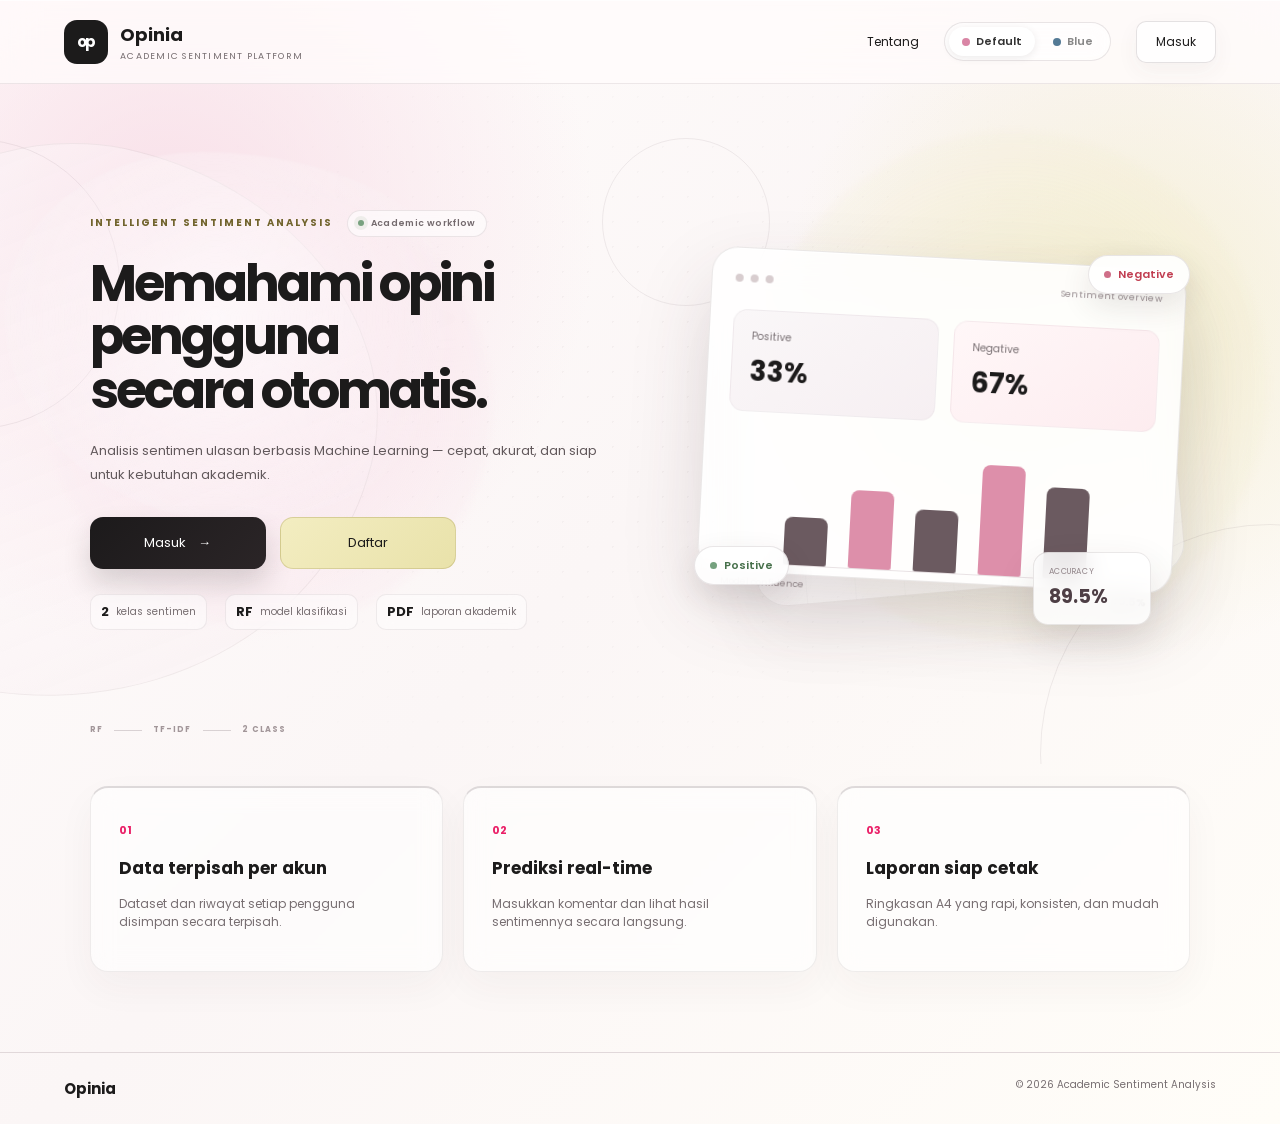
<file: index.html>
<!DOCTYPE html>
<html lang="id">
<head>
  <meta charset="UTF-8">
  <meta name="viewport" content="width=device-width, initial-scale=1.0">
  <title>Opinia</title>
  <link rel="icon" type="image/png" href="ui/2.png">
  <link rel="stylesheet" href="https://cdn.jsdelivr.net/npm/bootstrap-icons@1.11.3/font/bootstrap-icons.min.css">
  <script src="js/theme-toggle.js"></script>
  <link rel="stylesheet" href="css/opinia-auth.css">
  <link rel="stylesheet" href="css/opinia-landing-refined.css">
  <link rel="stylesheet" href="css/opinia-theme-blue.css">
  <style>
    /* Theme toggle widget */
    .theme-switcher {
      display: inline-flex;
      align-items: center;
      gap: 5px;
      padding: 4px;
      border: 1px solid rgba(107, 90, 96, 0.15);
      border-radius: 999px;
      background: rgba(255,255,255,0.55);
      backdrop-filter: blur(10px);
    }

    .theme-toggle-btn {
      display: inline-flex;
      align-items: center;
      gap: 6px;
      padding: 6px 13px;
      border: 0;
      border-radius: 999px;
      background: transparent;
      color: #888;
      font-family: inherit;
      font-size: 11px;
      font-weight: 600;
      cursor: pointer;
      transition: background 0.2s, color 0.2s;
    }

    .theme-toggle-btn .dot {
      width: 8px;
      height: 8px;
      border-radius: 50%;
    }

    .theme-toggle-btn[data-theme="pink"] .dot {
      background: #d985a5;
    }

    .theme-toggle-btn[data-theme="blue"] .dot {
      background: #547A95;
    }

    .theme-toggle-btn.active {
      background: #fff;
      color: #333;
      box-shadow: 0 2px 8px rgba(0,0,0,0.08);
    }
  </style>
</head>

<body class="landing-page landing-refined">
  <header class="landing-nav">
    <a class="landing-brand" href="index.html" aria-label="Beranda Opinia">
      <span class="auth-brand-mark">op</span>
      <span>
        <strong>Opinia</strong>
        <small>Academic Sentiment Platform</small>
      </span>
    </a>

    <nav aria-label="Navigasi utama">
      <a href="#about">Tentang</a>

      <!-- Theme switcher -->
      <div class="theme-switcher" aria-label="Pilih tema warna">
        <button class="theme-toggle-btn" data-theme="pink" title="Tema Pink">
          <span class="dot"></span> Default
        </button>
        <button class="theme-toggle-btn" data-theme="blue" title="Tema Biru">
          <span class="dot"></span> Blue
        </button>
      </div>

      <a class="nav-login" href="login.html">Masuk</a>
    </nav>
  </header>

  <main class="landing-hero refined-hero">
    <div class="hero-pattern" aria-hidden="true"></div>
    <div class="hero-glow hero-glow-left" aria-hidden="true"></div>
    <div class="hero-glow hero-glow-right" aria-hidden="true"></div>
    <div class="landing-orbit orbit-a" aria-hidden="true"></div>
    <div class="landing-orbit orbit-b" aria-hidden="true"></div>
    <div class="landing-orbit orbit-c" aria-hidden="true"></div>

    <div class="hero-data-signature" aria-hidden="true">
      <span>RF</span>
      <i></i>
      <span>TF-IDF</span>
      <i></i>
      <span>2 CLASS</span>
    </div>

    <section class="hero-copy">
      <div class="hero-kicker-row">
        <span class="eyebrow">INTELLIGENT SENTIMENT ANALYSIS</span>
        <span class="hero-live-badge">
          <i></i>
          Academic workflow
        </span>
      </div>

      <h1>
        <span>Memahami opini pengguna</span>
        <span>secara otomatis.</span>
      </h1>

      <p>
        Analisis sentimen ulasan berbasis Machine Learning —
        cepat, akurat, dan siap untuk kebutuhan akademik.
      </p>

      <div class="hero-actions">
        <a class="hero-primary" href="login.html">
          Masuk
          <span>→</span>
        </a>
        <a class="hero-secondary" href="daftar.html">
          Daftar
        </a>
      </div>

      <div class="hero-meta" aria-label="Keunggulan Opinia">
        <span><b>2</b> kelas sentimen</span>
        <span><b>RF</b> model klasifikasi</span>
        <span><b>PDF</b> laporan akademik</span>
      </div>
    </section>

    <section class="hero-visual" aria-label="Pratinjau visualisasi sentimen">
      <div class="visual-backplate" aria-hidden="true"></div>

      <div class="hero-dashboard">
        <div class="hero-dash-head">
          <span></span><span></span><span></span>
          <small>Sentiment overview</small>
        </div>

        <div class="hero-dash-stats">
          <i>
            <small>Positive</small>
            <b>33%</b>
          </i>
          <i>
            <small>Negative</small>
            <b>67%</b>
          </i>
        </div>

        <div class="hero-dash-chart" aria-hidden="true">
          <span style="--h:36%"></span>
          <span style="--h:58%"></span>
          <span style="--h:46%"></span>
          <span style="--h:82%"></span>
          <span style="--h:68%"></span>
        </div>

        <div class="hero-dash-footer">
          <span>Model confidence</span>
          <strong>89.5%</strong>
        </div>
      </div>

      <div class="float-chip chip-positive">
        <span></span>
        Positive
      </div>

      <div class="float-chip chip-negative">
        <span></span>
        Negative
      </div>

      <div class="float-metric metric-one" aria-hidden="true">
        <small>Accuracy</small>
        <strong>89.5%</strong>
      </div>
    </section>
  </main>

  <section id="about" class="landing-features">
    <article>
      <span>01</span>
      <h2>Data terpisah per akun</h2>
      <p>Dataset dan riwayat setiap pengguna disimpan secara terpisah.</p>
    </article>
    <article>
      <span>02</span>
      <h2>Prediksi real-time</h2>
      <p>Masukkan komentar dan lihat hasil sentimennya secara langsung.</p>
    </article>
    <article>
      <span>03</span>
      <h2>Laporan siap cetak</h2>
      <p>Ringkasan A4 yang rapi, konsisten, dan mudah digunakan.</p>
    </article>
  </section>

  <footer class="landing-footer">
    <strong>Opinia</strong>
    <span>© 2026 Academic Sentiment Analysis</span>
  </footer>
</body>
</html>
</file>
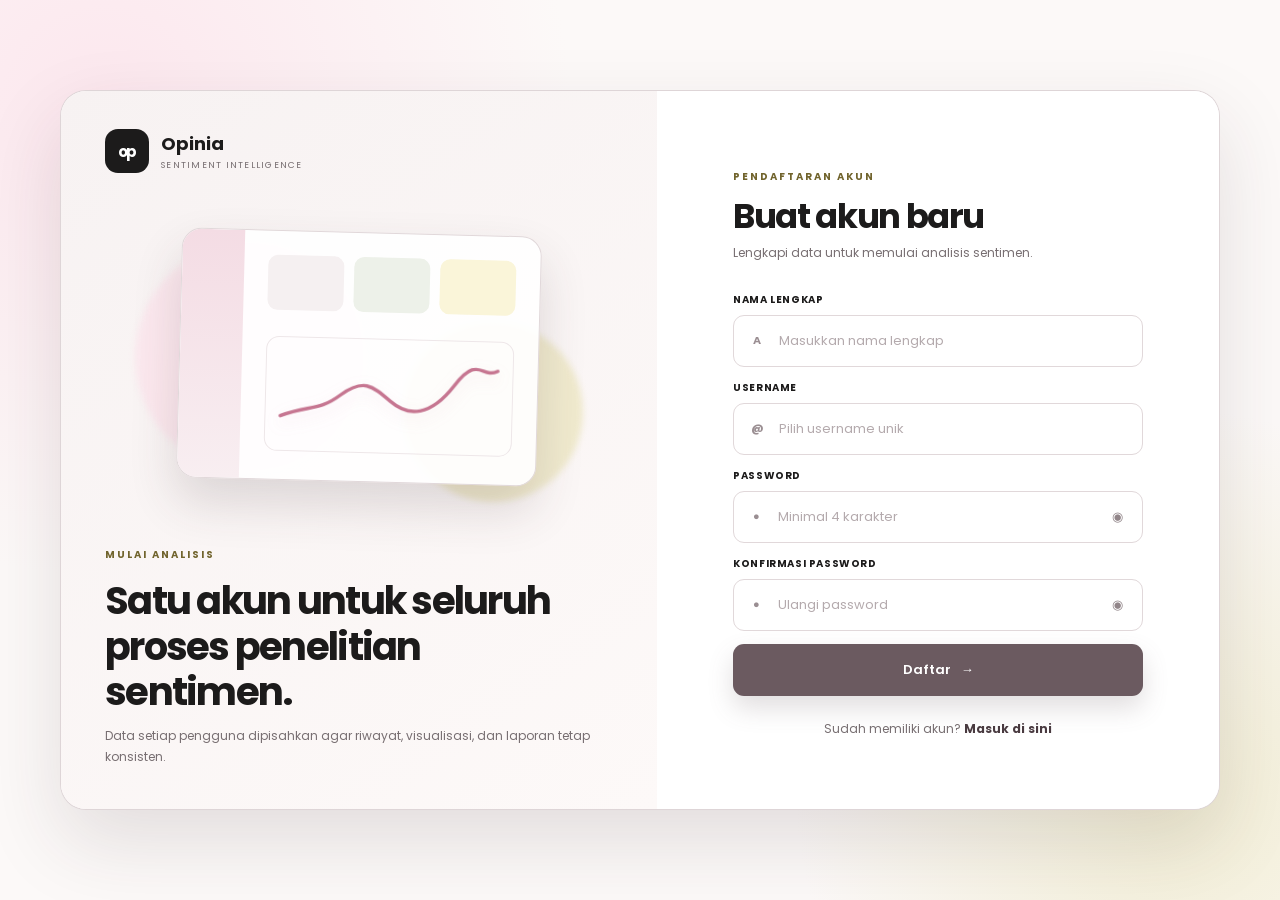
<file: daftar.html>
<!DOCTYPE html>
<html lang="id">
<head>
  <meta charset="UTF-8">
  <meta name="viewport" content="width=device-width, initial-scale=1.0">
  <title>Daftar - Opinia</title>
  <link rel="icon" type="image/png" href="ui/2.png">
  <script src="js/theme-toggle.js"></script>
  <link rel="stylesheet" href="css/opinia-auth.css">
  <link rel="stylesheet" href="css/opinia-theme-blue.css">
</head>
<body class="opinia-auth-page">
  <main class="auth-shell register-shell">
    <section class="auth-visual" aria-label="Ilustrasi dashboard analisis">
      <a class="auth-brand" href="index.html">
        <span class="auth-brand-mark">op</span>
        <span><strong>Opinia</strong><small>Sentiment Intelligence</small></span>
      </a>

      <div class="visual-stage register-stage">
        <div class="visual-glow glow-one"></div>
        <div class="visual-glow glow-two"></div>
        <div class="dashboard-preview">
          <div class="preview-sidebar"></div>
          <div class="preview-content">
            <div class="preview-cards"><i></i><i></i><i></i></div>
            <div class="preview-line"><svg viewBox="0 0 320 100" aria-hidden="true"><path d="M4 82 C45 65,58 75,90 50 S135 35,162 57 S220 78,254 32 S292 22,316 10" fill="none" stroke="currentColor" stroke-width="5" stroke-linecap="round"/></svg></div>
          </div>
        </div>
      </div>

      <div class="visual-copy">
        <span class="eyebrow">MULAI ANALISIS</span>
        <h1>Satu akun untuk seluruh proses penelitian sentimen.</h1>
        <p>Data setiap pengguna dipisahkan agar riwayat, visualisasi, dan laporan tetap konsisten.</p>
      </div>
    </section>

    <section class="auth-form-panel">
      <div class="auth-form-wrap register-form-wrap">
        <div class="mobile-brand"><span class="auth-brand-mark">op</span><strong>Opinia</strong></div>
        <span class="form-kicker">PENDAFTARAN AKUN</span>
        <h2>Buat akun baru</h2>
        <p class="form-lead">Lengkapi data untuk memulai analisis sentimen.</p>

        <form id="registerForm" novalidate>
          <div class="auth-field"><label for="namaLengkap">Nama lengkap</label><div class="auth-input"><span class="field-icon">A</span><input type="text" id="namaLengkap" autocomplete="name" placeholder="Masukkan nama lengkap" required></div></div>
          <div class="auth-field"><label for="usernameReg">Username</label><div class="auth-input"><span class="field-icon">@</span><input type="text" id="usernameReg" autocomplete="username" placeholder="Pilih username unik" required></div></div>
          <div class="auth-field"><label for="passwordReg">Password</label><div class="auth-input"><span class="field-icon">●</span><input type="password" id="passwordReg" autocomplete="new-password" placeholder="Minimal 4 karakter" required><button type="button" class="toggle-password" onclick="togglePassword('passwordReg')" aria-label="Tampilkan password">◉</button></div></div>
          <div class="auth-field"><label for="passwordConfirm">Konfirmasi password</label><div class="auth-input"><span class="field-icon">●</span><input type="password" id="passwordConfirm" autocomplete="new-password" placeholder="Ulangi password" required><button type="button" class="toggle-password" onclick="togglePassword('passwordConfirm')" aria-label="Tampilkan password">◉</button></div></div>
          <button type="submit" class="auth-submit">Daftar <span>→</span></button>
        </form>

        <p class="auth-switch">Sudah memiliki akun? <a href="login.html">Masuk di sini</a></p>
      </div>
    </section>
  </main>
  <script src="js/auth.js"></script>
</body>
</html>
</file>
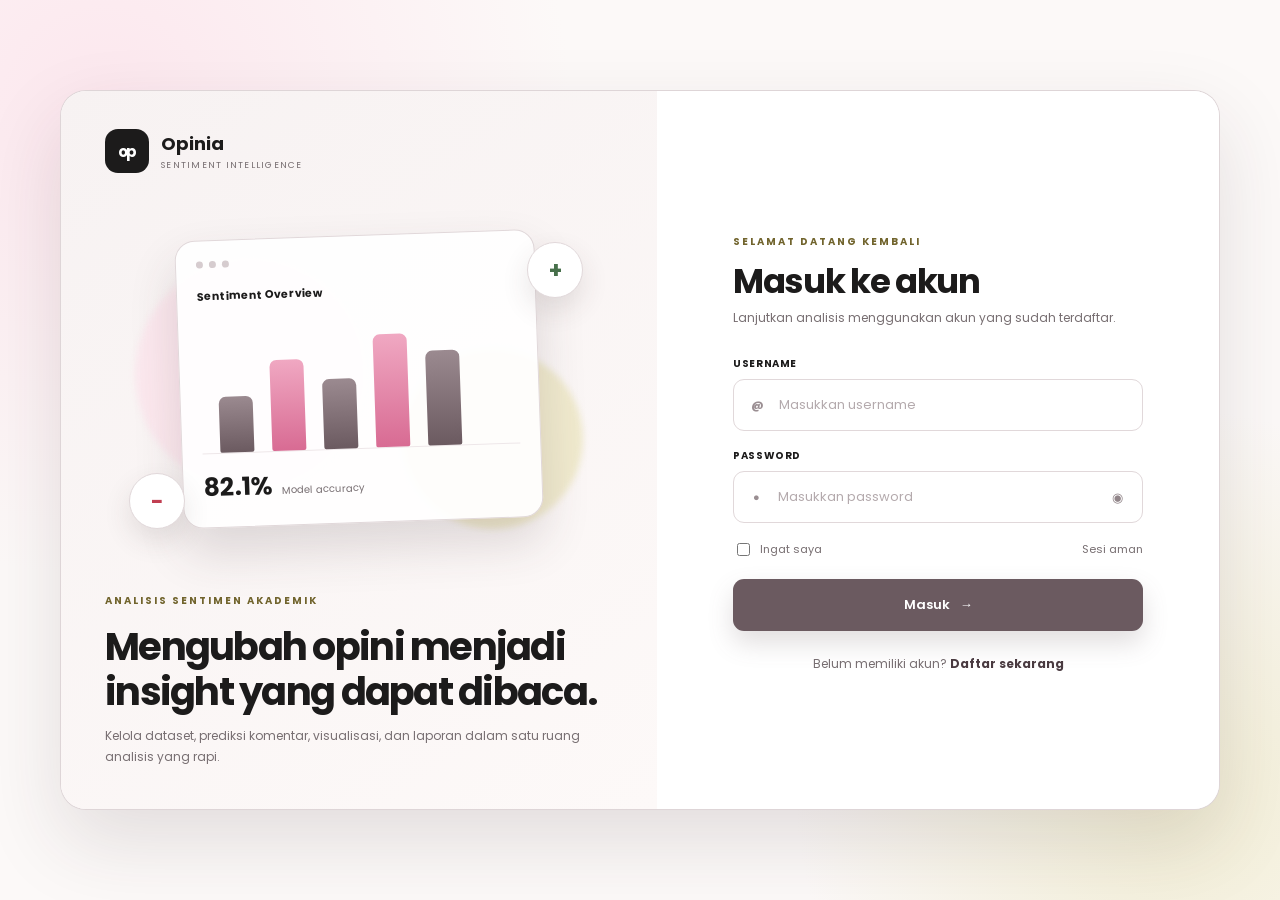
<file: dashboard.html>
<!DOCTYPE html>

<html lang="id">
<head>
<meta charset="utf-8"/>
  <meta content="width=device-width, initial-scale=1.0" name="viewport"/>
  <title>Dashboard Utama - Opinia</title>
  <link rel="icon" type="image/png" href="ui/2.png">
  <script src="js/theme-toggle.js"></script>
  <link rel="stylesheet"href="https://cdn.jsdelivr.net/npm/bootstrap-icons@1.11.3/font/bootstrap-icons.min.css">
  <link href="css/style.css" rel="stylesheet"/>
  <link href="css/notifications.css" rel="stylesheet"/>
  <link href="css/opinia-theme.css" rel="stylesheet"/>
  <link href="css/opinia-theme-blue.css" rel="stylesheet"/>
  <script src="js/session-guard.js"></script>
</head>
<body class="opinia-app">
<div class="wrapper">
<!-- Sidebar -->
<aside class="sidebar">
<div class="sidebar-header">
<h3>ML Sentiment<br/>Analyzer</h3>
</div>
<!-- User Profile -->
<div class="user-profile">
<img alt="User Avatar" class="user-avatar" src="data:image/svg+xml,%3Csvg xmlns='http://www.w3.org/2000/svg' viewBox='0 0 100 100'%3E%3Ccircle cx='50' cy='50' r='50' fill='%23d4a5a5'/%3E%3Ccircle cx='50' cy='35' r='15' fill='%23fff'/%3E%3Cpath d='M30 70 Q50 60 70 70 L70 100 L30 100 Z' fill='%23fff'/%3E%3C/svg%3E"/>
<div class="user-info">
<p class="user-name">Pengguna</p>
<p class="user-role">Researcher</p>
</div>
</div>
<ul class="sidebar-menu">
<li class="active"><a href="dashboard.html"><span class="menu-icon">📊</span> Dashboard</a></li>
<li><a href="upload-dataset.html"><span class="menu-icon">📁</span> Upload Dataset</a></li>
<li><a href="klasifikasi.html"><span class="menu-icon">🏷️</span> Klasifikasi Sentimen</a></li>
<li><a href="prediksi-manual.html"><span class="menu-icon">🧠</span> Prediksi Manual</a></li>
<li><a href="visualisasi.html"><span class="menu-icon">📈</span> Visualisasi</a></li>
<li><a href="riwayat.html"><span class="menu-icon">⏱️</span> Riwayat Analisis</a></li>
<li><a href="laporan.html"><span class="menu-icon">📄</span> Laporan</a></li>
</ul>
<div class="sidebar-footer">
<a class="logout" href="backend/logout_redirect.php"><span>🚪</span> Logout</a>
</div>
</aside>
<!-- Main Content -->
<main class="main-content">
<header class="topbar">
<h2></h2>
<div class="topbar-right">
<button class="notification-btn">🔔</button>
</div>
</header>
<div class="content">
<!-- Greeting Section -->
<div class="greeting-section">
<h1>Hello, Pengguna</h1>
<p>Ringkasan analisis sentimen dari dataset milik akun Anda.</p>
</div>
<!-- Stats Cards -->
<div class="stats-grid">
<div class="stat-card">
<div class="stat-label">TOTAL DATASET</div>
<div class="stat-value">0</div>
<div class="stat-change">— 0% this week</div>
</div>
<div class="stat-card">
<div class="stat-label">SENTIMEN POSITIF</div>
<div class="stat-value">0</div>
<div class="stat-badge positive-badge">0% of total</div>
</div>
<div class="stat-card">
<div class="stat-label">SENTIMEN NEGATIF</div>
<div class="stat-value">0</div>
<div class="stat-badge negative-badge">0% of total</div>
</div>
<div class="stat-card accent">
<div class="stat-label">AKURASI MODEL</div>
<div class="stat-value">89.5%</div>
<div class="stat-progress">
<div class="progress-bar"></div>
</div>
</div>
</div>
<!-- Chart Section -->
<div class="card chart-card">
<div class="card-header">
<h3>Perbandingan Sentimen</h3>
<p class="card-desc">Distribusi hasil analisis sentimen pada dataset aktif.</p>
<button class="menu-dots">⋮</button>
</div>
<div class="chart-container"></div>
</div>
</div>
</main>
</div>
<script src="js/notifications.js"></script>
<script src="js/dashboard.js"></script>
<script src="js/opinia-ui.js"></script>
<script src="js/logout-confirm.js"></script>
</body>
</html>
</file>
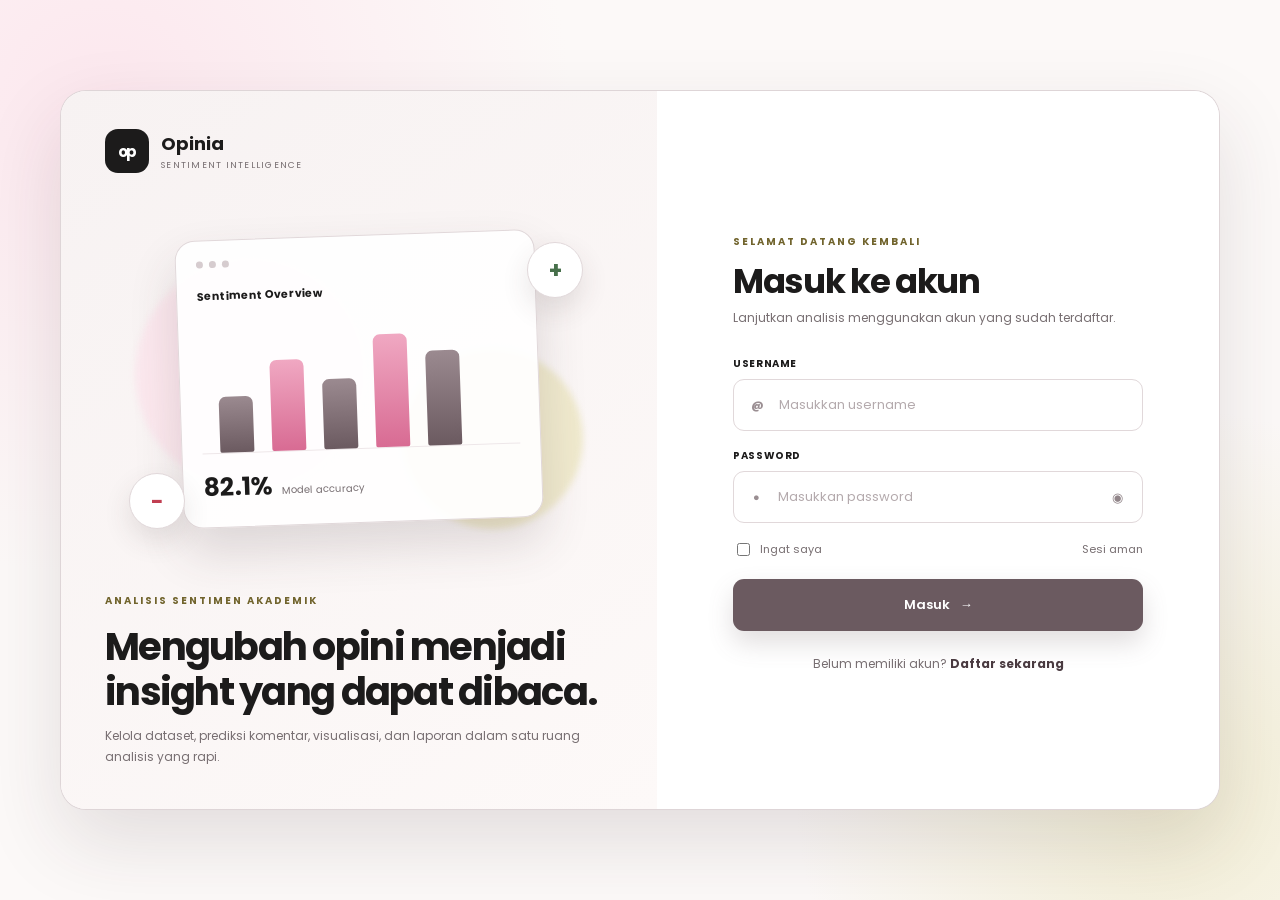
<file: klasifikasi.html>
<!DOCTYPE html>

<html lang="id">

<head>
  <meta charset="utf-8" />
  <meta content="width=device-width, initial-scale=1.0" name="viewport" />
  <title>Klasifikasi Sentimen - Opinia</title>
  <link rel="icon" type="image/png" href="ui/2.png">
  <script src="js/theme-toggle.js"></script>
  <link rel="stylesheet" href="https://cdn.jsdelivr.net/npm/bootstrap-icons@1.11.3/font/bootstrap-icons.min.css">
  <link href="css/style.css" rel="stylesheet" />
  <link href="css/notifications.css" rel="stylesheet" />
  <link href="css/opinia-theme.css" rel="stylesheet" />
  <link href="css/klasifikasi-filter.css" rel="stylesheet" />
  <link href="css/opinia-theme-blue.css" rel="stylesheet" />
  <script src="js/session-guard.js"></script>
</head>

<body class="opinia-app">
  <div class="wrapper">
    <!-- Sidebar -->
    <aside class="sidebar">
      <div class="sidebar-header">
        <h3>ML Sentiment<br />Analyzer</h3>
      </div>
      <div class="user-profile">
        <img alt="User Avatar" class="user-avatar"
          src="data:image/svg+xml,%3Csvg xmlns='http://www.w3.org/2000/svg' viewBox='0 0 100 100'%3E%3Ccircle cx='50' cy='50' r='50' fill='%23d4a5a5'/%3E%3Ccircle cx='50' cy='35' r='15' fill='%23fff'/%3E%3Cpath d='M30 70 Q50 60 70 70 L70 100 L30 100 Z' fill='%23fff'/%3E%3C/svg%3E" />
        <div class="user-info">
          <p class="user-name">Pengguna</p>
          <p class="user-role">Researcher</p>
        </div>
      </div>
      <ul class="sidebar-menu">
        <li>
          <a href="dashboard.html">
            <span class="menu-icon">📊</span> Dashboard
          </a>
        </li>
        <li>
          <a href="upload-dataset.html">
            <span class="menu-icon">📁</span> Upload Dataset
          </a>
        </li>
        <li class="active">
          <a href="klasifikasi.html">
            <span class="menu-icon">🏷️</span> Klasifikasi Sentimen
          </a>
        </li>
        <li>
          <a href="prediksi-manual.html">
            <span class="menu-icon">🧠</span> Prediksi Manual
          </a>
        </li>
        <li>
          <a href="visualisasi.html">
            <span class="menu-icon">📈</span> Visualisasi
          </a>
        </li>
        <li>
          <a href="riwayat.html">
            <span class="menu-icon">⏱️</span> Riwayat Analisis
          </a>
        </li>
        <li>
          <a href="laporan.html">
            <span class="menu-icon">📄</span> Laporan
          </a>
        </li>
      </ul>
      <div class="sidebar-footer">
        <a class="logout" href="backend/logout_redirect.php">
          <span>🚪</span> Logout
        </a>
      </div>
    </aside>
    <!-- Main Content -->
    <main class="main-content">
      <header class="topbar">
        <div>
          <h2></h2>
        </div>
        <div class="topbar-right">
          <button class="btn-proses" id="btnProsesKlasifikasi" type="button">
            <i class="bi bi-cpu"></i> Proses Klasifikasi
          </button>
        </div>
      </header>
      <div class="content">
        <div class="page-header">
          <div>
            <h1>Klasifikasi Sentimen</h1>
            <p>Hasil klasifikasi hanya menampilkan dataset milik akun yang sedang login.</p>
          </div>
        </div>
        <div id="accountDatasetNotice" style="display:none;"></div>
        <div class="card">
          <div class="card-header classification-card-header">
            <div class="classification-heading">
              <h3>Dataset Ulasan Pelanggan</h3>
              <p id="classificationFilterSummary" class="classification-filter-summary">
                Menampilkan semua hasil sentimen.
              </p>
            </div>

            <div class="classification-toolbar">
              <div class="sentiment-filter" role="group" aria-label="Filter hasil sentimen">
                <button type="button" class="sentiment-filter-btn active" data-sentiment-filter="semua"
                  aria-pressed="true">
                  Semua
                </button>

                <button type="button" class="sentiment-filter-btn positive" data-sentiment-filter="positif"
                  aria-pressed="false">
                  <span class="filter-dot"></span>
                  Positif
                </button>

                <button type="button" class="sentiment-filter-btn negative" data-sentiment-filter="negatif"
                  aria-pressed="false">
                  <span class="filter-dot"></span>
                  Negatif
                </button>
              </div>

              <span class="badge-count">0 Baris</span>
            </div>
          </div>
          <div id="datasetTable">
            <table class="data-table">
              <thead>
                <tr>
                  <th>ID</th>
                  <th>Review Dataset</th>
                  <th>Hasil Klasifikasi</th>
                </tr>
              </thead>
              <tbody>
                <!-- Sengaja kosong. Isi diambil dari akun aktif. -->
              </tbody>
            </table>
          </div>
          <button class="btn-load-more" style="display:none;" type="button">
            Muat Lebih Banyak Data
          </button>
        </div>
      </div>
    </main>
  </div>
  <script src="js/notifications.js"></script>
  <script src="js/klasifikasi.js"></script>
  <script src="js/opinia-ui.js"></script>
  <script src="js/logout-confirm.js"></script>
</body>

</html>
</file>
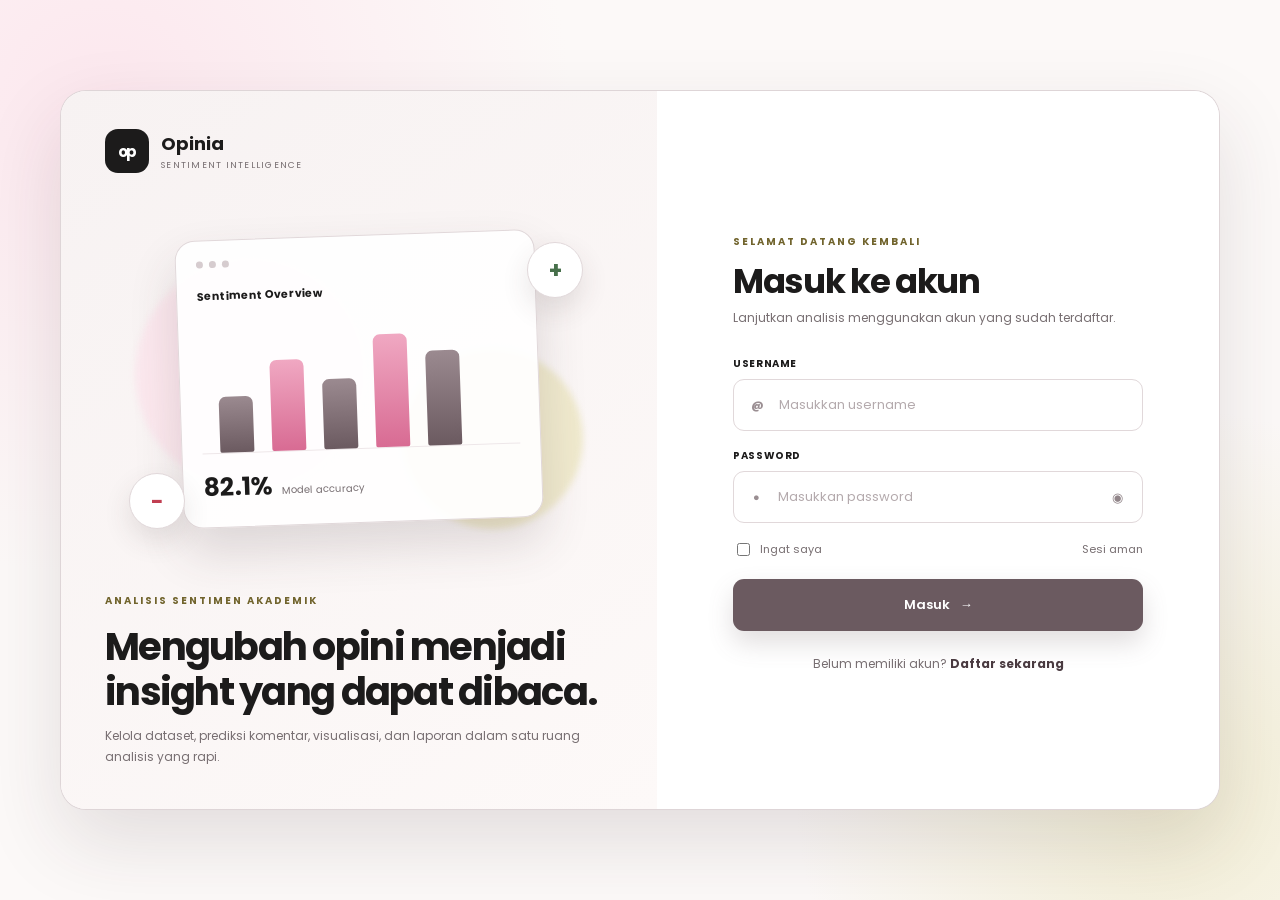
<file: login.html>
<!DOCTYPE html>
<html lang="id">
<head>
  <meta charset="UTF-8">
  <meta name="viewport" content="width=device-width, initial-scale=1.0">
  <title>Masuk - Opinia</title>
  <link rel="icon" type="image/png" href="ui/2.png">
  <script src="js/theme-toggle.js"></script>
  <link rel="stylesheet" href="css/opinia-auth.css">
  <link rel="stylesheet" href="css/opinia-theme-blue.css">
</head>
<body class="opinia-auth-page">
  <main class="auth-shell">
    <section class="auth-visual" aria-label="Ilustrasi analisis sentimen">
      <a class="auth-brand" href="index.html">
        <span class="auth-brand-mark">op</span>
        <span><strong>Opinia</strong><small>Sentiment Intelligence</small></span>
      </a>

      <div class="visual-stage">
        <div class="visual-glow glow-one"></div>
        <div class="visual-glow glow-two"></div>
        <div class="orb orb-positive">+</div>
        <div class="orb orb-negative">−</div>
        <div class="analytics-window">
          <div class="window-head"><span></span><span></span><span></span></div>
          <div class="mini-title">Sentiment Overview</div>
          <div class="mini-chart">
            <i style="--bar:42%"></i><i style="--bar:68%"></i><i style="--bar:52%"></i><i style="--bar:84%"></i><i style="--bar:71%"></i>
          </div>
          <div class="mini-metrics"><b>82.1%</b><span>Model accuracy</span></div>
        </div>
      </div>

      <div class="visual-copy">
        <span class="eyebrow">ANALISIS SENTIMEN AKADEMIK</span>
        <h1>Mengubah opini menjadi insight yang dapat dibaca.</h1>
        <p>Kelola dataset, prediksi komentar, visualisasi, dan laporan dalam satu ruang analisis yang rapi.</p>
      </div>
    </section>

    <section class="auth-form-panel">
      <div class="auth-form-wrap">
        <div class="mobile-brand"><span class="auth-brand-mark">op</span><strong>Opinia</strong></div>
        <span class="form-kicker">SELAMAT DATANG KEMBALI</span>
        <h2>Masuk ke akun</h2>
        <p class="form-lead">Lanjutkan analisis menggunakan akun yang sudah terdaftar.</p>

        <form id="loginForm" novalidate>
          <div class="auth-field">
            <label for="username">Username</label>
            <div class="auth-input"><span class="field-icon">@</span><input type="text" id="username" autocomplete="username" placeholder="Masukkan username" required></div>
          </div>

          <div class="auth-field">
            <label for="password">Password</label>
            <div class="auth-input"><span class="field-icon">●</span><input type="password" id="password" autocomplete="current-password" placeholder="Masukkan password" required><button type="button" class="toggle-password" onclick="togglePassword('password')" aria-label="Tampilkan password">◉</button></div>
          </div>

          <div class="auth-options"><label><input type="checkbox"> <span>Ingat saya</span></label><span class="secure-note">Sesi aman</span></div>
          <button type="submit" class="auth-submit">Masuk <span>→</span></button>
        </form>

        <p class="auth-switch">Belum memiliki akun? <a href="daftar.html">Daftar sekarang</a></p>
      </div>
    </section>
  </main>
  <script src="js/auth.js"></script>
</body>
</html>
</file>
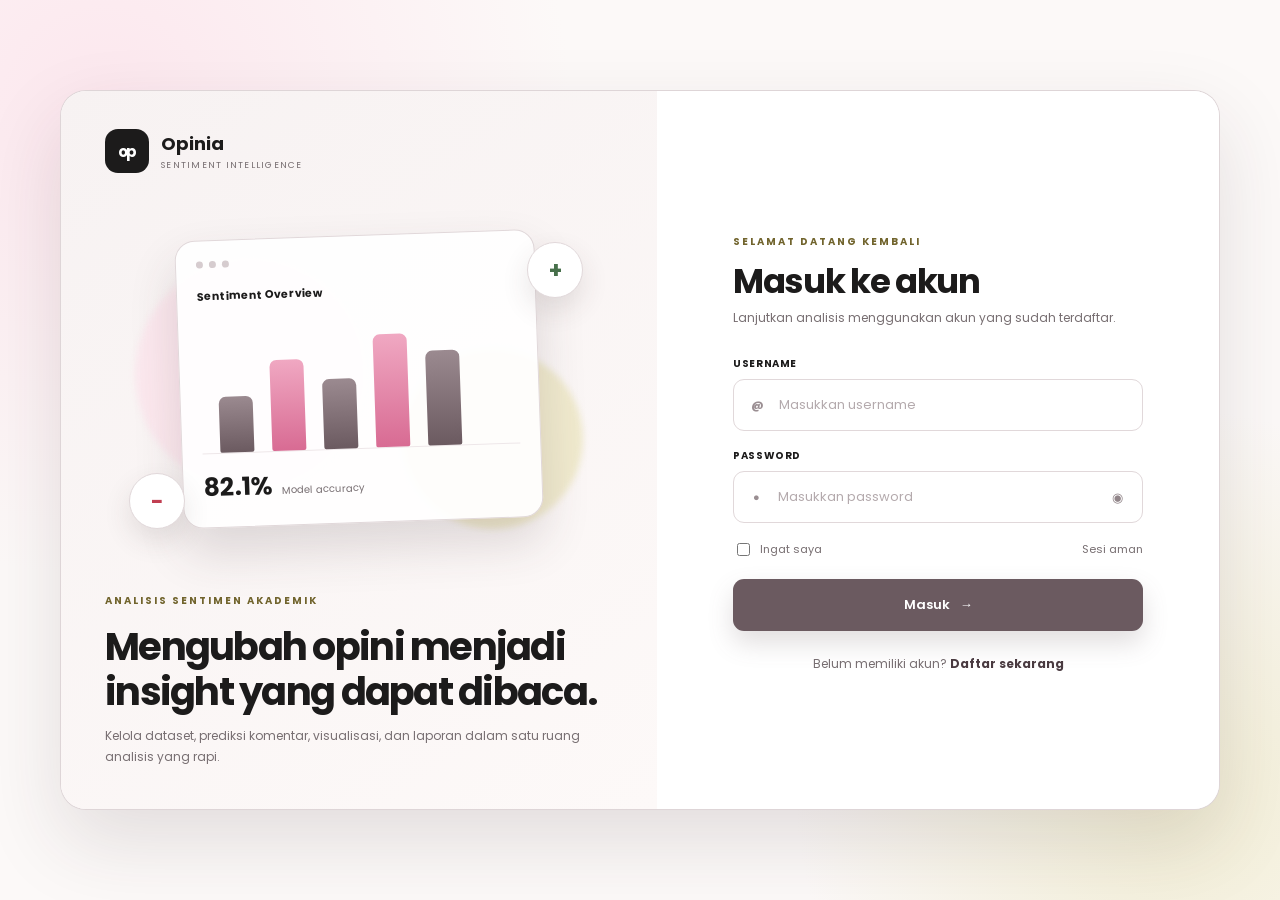
<file: prediksi-manual.html>
<!DOCTYPE html>

<html lang="id">

<head>
  <meta charset="utf-8" />
  <meta content="width=device-width, initial-scale=1.0" name="viewport" />
  <title>Prediksi Manual - Opinia</title>
  <link rel="icon" type="image/png" href="ui/2.png">
  <script src="js/theme-toggle.js"></script>
  <link rel="stylesheet" href="https://cdn.jsdelivr.net/npm/bootstrap-icons@1.11.3/font/bootstrap-icons.min.css">
  <link href="css/style.css" rel="stylesheet" />
  <link href="css/notifications.css" rel="stylesheet" />
  <link href="css/prediksi-manual.css" rel="stylesheet" />
  <script src="js/session-guard.js"></script>
  <link href="css/opinia-theme.css" rel="stylesheet" />
  <link href="css/opinia-theme-blue.css" rel="stylesheet" />
</head>

<body class="opinia-app">
  <div class="wrapper">
    <!-- Sidebar -->
    <aside class="sidebar">
      <div class="sidebar-header">
        <h3>ML Sentiment<br />Analyzer</h3>
      </div>
      <div class="user-profile">
        <img alt="User Avatar" class="user-avatar"
          src="data:image/svg+xml,%3Csvg xmlns='http://www.w3.org/2000/svg' viewBox='0 0 100 100'%3E%3Ccircle cx='50' cy='50' r='50' fill='%23d4a5a5'/%3E%3Ccircle cx='50' cy='35' r='15' fill='%23fff'/%3E%3Cpath d='M30 70 Q50 60 70 70 L70 100 L30 100 Z' fill='%23fff'/%3E%3C/svg%3E" />
        <div class="user-info">
          <p class="user-name" id="sidebarUserName">Adinda</p>
          <p class="user-role">Researcher</p>
        </div>
      </div>
      <ul class="sidebar-menu">
        <li><a href="dashboard.html"><span class="menu-icon">📊</span> Dashboard</a></li>
        <li><a href="upload-dataset.html"><span class="menu-icon">📁</span> Upload Dataset</a></li>
        <li><a href="klasifikasi.html"><span class="menu-icon">🏷️</span> Klasifikasi Sentimen</a></li>
        <li class="active"><a href="prediksi-manual.html"><span class="menu-icon">🧠</span> Prediksi Manual</a></li>
        <li><a href="visualisasi.html"><span class="menu-icon">📈</span> Visualisasi</a></li>
        <li><a href="riwayat.html"><span class="menu-icon">⏱️</span> Riwayat Analisis</a></li>
        <li><a href="laporan.html"><span class="menu-icon">📄</span> Laporan</a></li>
      </ul>
      <div class="sidebar-footer">
        <a class="logout" href="backend/logout_redirect.php">
          <span>🚪</span> Logout
        </a>
      </div>
    </aside>
    <!-- Main Content -->
    <main class="main-content">
      <header class="topbar">
        <h2>ML Sentiment Analyzer</h2>
        <div class="topbar-right">
          <button aria-label="Buka notifikasi" class="notification-btn" type="button">
            🔔
          </button>
        </div>
      </header>
      <div class="content manual-page">
        <div class="page-header">
          <h1>Prediksi Sentimen Manual</h1>
          <p>
            Masukkan satu komentar atau ulasan untuk mengetahui hasil
            sentimennya secara langsung menggunakan model Random Forest.
          </p>
        </div>
        <div class="manual-grid">
          <!-- Input -->
          <section class="manual-card input-card">
            <div class="manual-card-heading">
              <div>
                <span class="manual-kicker">Input Komentar</span>
                <h2>Tulis komentar yang ingin diprediksi</h2>
              </div>
              <span class="character-counter" id="characterCounter">
                0 / 500
              </span>
            </div>
            <label class="sr-only" for="manualText">
              Komentar atau ulasan
            </label>
            <textarea id="manualText" maxlength="500"
              placeholder="Contoh: Game ini sangat seru, tetapi terkadang mengalami lag."></textarea>
            <div class="manual-message" hidden="" id="manualFormMessage"></div>
            <div class="manual-actions">
              <button class="manual-btn manual-btn-primary" id="predictManualBtn" type="button">
                <i class="bi bi-pencil-square"></i> Prediksi Sentimen
              </button>
              <button class="manual-btn manual-btn-secondary" id="clearManualBtn" type="button">
                <i class="bi bi-trash"></i> Hapus Teks
              </button>
            </div>
          </section>
          <!-- Result -->
          <section class="manual-card result-card" id="manualResultCard">
            <div class="manual-empty-state" id="manualEmptyState">
              <div class="empty-state-icon">⌁</div>
              <h2>Menunggu Input</h2>
              <p>
                Hasil analisis akan muncul di sini setelah tombol
                prediksi ditekan.
              </p>
            </div>
            <div class="manual-result-content" hidden="" id="manualResultContent">
              <div class="result-topline">
                <div>
                  <span class="manual-kicker">Hasil Prediksi</span>
                  <h2>Sentimen komentar</h2>
                </div>
                <span class="sentiment-result-badge" id="manualSentimentBadge">
                  Positif
                </span>
              </div>
              <div class="result-comment-box">
                <span>Komentar yang diproses</span>
                <p id="manualResultText"></p>
              </div>
              <dl class="result-meta">
                <div>
                  <dt>Waktu Prediksi</dt>
                  <dd id="manualResultTime">-</dd>
                </div>
                <div>
                  <dt>Metode</dt>
                  <dd>Random Forest + TF-IDF</dd>
                </div>
                <div>
                  <dt>Status Riwayat</dt>
                  <dd id="manualSaveStatus">Belum disimpan</dd>
                </div>
              </dl>
              <button class="manual-btn manual-btn-secondary manual-btn-full" id="predictAnotherBtn" type="button">
                Prediksi Komentar Lain
              </button>
            </div>
          </section>
        </div>
        <!-- Info cards -->
        <div class="manual-info-grid">
          <article class="manual-info-card info-green">
            <span class="info-icon">◴</span>
            <h3>Real-time Processing</h3>
            <p>
              Satu komentar diproses langsung oleh model yang telah
              dilatih dan hasilnya ditampilkan dalam hitungan singkat.
            </p>
          </article>
          <article class="manual-info-card info-pink">
            <span class="info-icon">ID</span>
            <h3>Bahasa Indonesia</h3>
            <p>
              Sistem digunakan untuk komentar dan ulasan berbahasa
              Indonesia sesuai ruang lingkup penelitian.
            </p>
          </article>
          <article class="manual-info-card info-yellow">
            <span class="info-icon">RF</span>
            <h3>Random Forest</h3>
            <p>
              Prediksi menggunakan model Random Forest dengan
              representasi fitur TF-IDF.
            </p>
          </article>
        </div>
      </div>
    </main>
  </div>
  <script src="js/notifications.js"></script>
  <script src="js/prediksi-manual.js"></script>
  <script src="js/opinia-ui.js"></script>
  <script src="js/logout-confirm.js"></script>
</body>

</html>
</file>
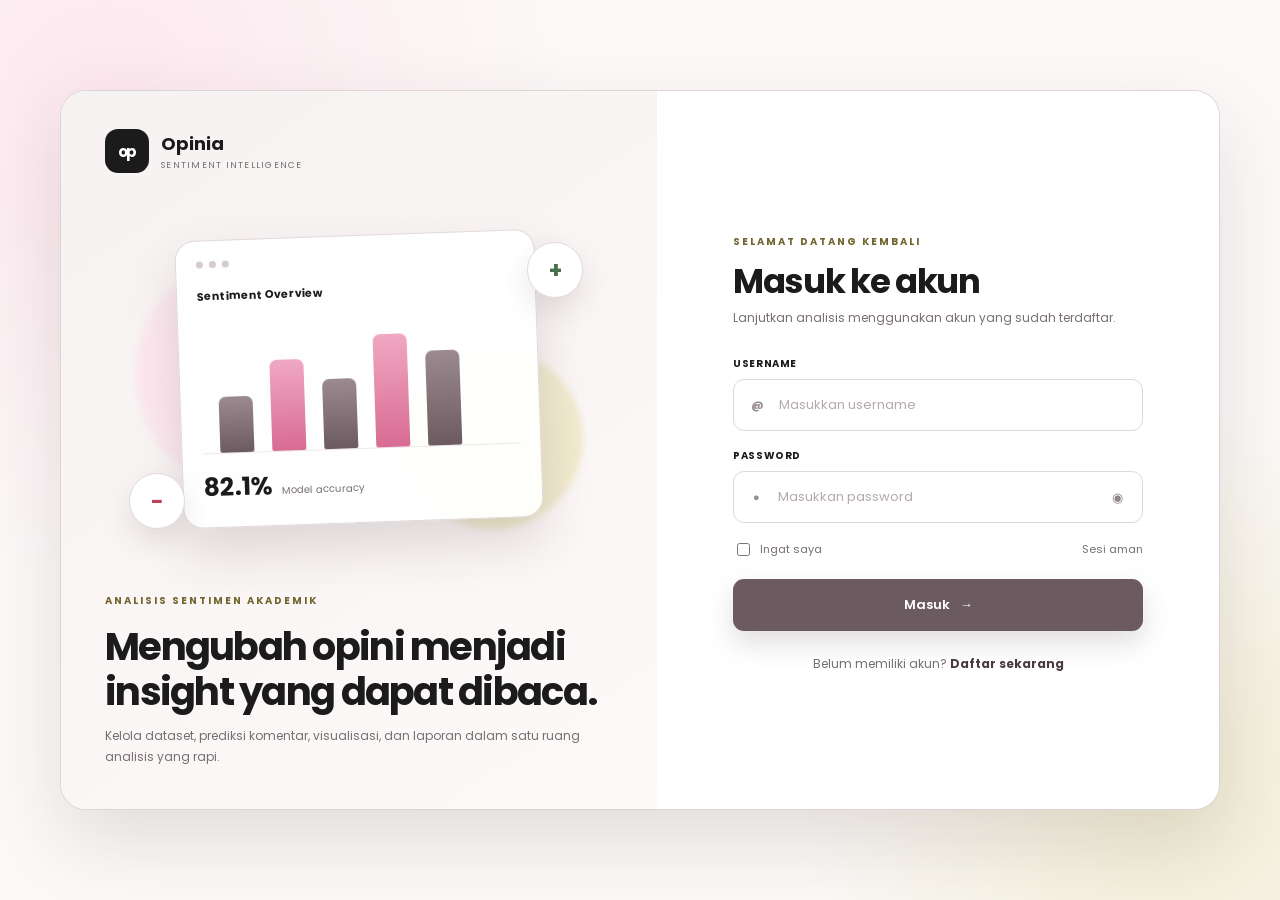
<file: upload-dataset.html>
<!DOCTYPE html>

<html lang="id">

<head>
    <meta charset="utf-8" />
    <meta content="width=device-width, initial-scale=1.0" name="viewport" />
    <title>Upload Dataset - Opinia</title>
    <link rel="icon" type="image/png" href="ui/2.png">
    <script src="js/theme-toggle.js"></script>
    <link rel="stylesheet" href="https://cdn.jsdelivr.net/npm/bootstrap-icons@1.11.3/font/bootstrap-icons.min.css">
    <link rel="stylesheet" href="https://cdnjs.cloudflare.com/ajax/libs/font-awesome/6.4.0/css/all.min.css">
    <link href="css/style.css" rel="stylesheet" />
    <link href="css/notifications.css" rel="stylesheet" />
    <link href="css/opinia-theme.css" rel="stylesheet" />
    <link href="css/opinia-theme-blue.css" rel="stylesheet" />
    <script src="js/session-guard.js"></script>
</head>

<body class="opinia-app">
    <div class="wrapper">
        <!-- Sidebar -->
        <aside class="sidebar">
            <div class="sidebar-header">
                <h3>ML Sentiment<br />Analyzer</h3>
            </div>
            <div class="user-profile">
                <img alt="User Avatar" class="user-avatar"
                    src="data:image/svg+xml,%3Csvg xmlns='http://www.w3.org/2000/svg' viewBox='0 0 100 100'%3E%3Ccircle cx='50' cy='50' r='50' fill='%23d4a5a5'/%3E%3Ccircle cx='50' cy='35' r='15' fill='%23fff'/%3E%3Cpath d='M30 70 Q50 60 70 70 L70 100 L30 100 Z' fill='%23fff'/%3E%3C/svg%3E" />
                <div class="user-info">
                    <p class="user-name">Adinda</p>
                    <p class="user-role">Researcher</p>
                </div>
            </div>
            <ul class="sidebar-menu">
                <li><a href="dashboard.html"><span class="menu-icon">📊</span> Dashboard</a></li>
                <li class="active"><a href="upload-dataset.html"><span class="menu-icon">📁</span> Upload Dataset</a>
                </li>
                <li><a href="klasifikasi.html"><span class="menu-icon">🏷️</span> Klasifikasi Sentimen</a></li>
                <li><a href="prediksi-manual.html"><span class="menu-icon">🧠</span> Prediksi Manual</a></li>
                <li><a href="visualisasi.html"><span class="menu-icon">📈</span> Visualisasi</a></li>
                <li><a href="riwayat.html"><span class="menu-icon">⏱️</span> Riwayat Analisis</a></li>
                <li><a href="laporan.html"><span class="menu-icon">📄</span> Laporan</a></li>
            </ul>
            <div class="sidebar-footer">
                <a class="logout" href="backend/logout_redirect.php"><span>🚪</span> Logout</a>
            </div>
        </aside>
        <!-- Main Content -->
        <main class="main-content">
            <header class="topbar">
                <h2></h2>
                <div class="topbar-right">
                    <button class="notification-btn">🔔</button>
                </div>
            </header>
            <div class="content">
                <div class="page-header">
                    <h1>Upload Dataset</h1>
                    <p>Unggah data ulasan untuk diproses oleh model Random Forest secara aman.</p>
                </div>
                <div class="info-box">
                    <span class="info-icon"><i class="bi bi-info-circle-fill"></i></span>
                    <div>
                        <strong>Instruksi Format Data</strong>
                        <p>Unggah file CSV berisi ulasan Mobile Legends. Format: [Review, Label]</p>
                    </div>
                </div>
                <div class="card">
                    <div class="upload-area">
                        <div class="upload-icon">☁️</div>
                        <h3>Tarik &amp; Lepas File CSV</h3>
                        <p>atau klik untuk memilih dari perangkat</p>
                        <input accept=".csv" id="fileInput" style="display:none" type="file" />
                        <button class="btn-pilih-file" id="btnPilihFile" type="button"><i
                                class="bi bi-folder2-open"></i> Pilih File</button>
                        <p id="fileName" style="margin-top:8px;color:#666"></p>
                    </div>
                </div>
                <button class="btn-unggah"><i class="bi bi-info-circle-fill"></i> Unggah Dataset</button>
                <div id="uploadStatus" style="margin-top:12px;color:#333"></div>
                <div class="info-cards-grid">
                    <div class="info-card">
                        <div class="card-icon"><i class="bi bi-bar-chart-line"></i></div>
                        <strong>Kapasitas Maksimal</strong>
                        <p>Hingga 100,000 baris (50MB)</p>
                    </div>
                    <div class="info-card">
                        <div class="card-icon"><i class="bi bi-shield-lock"></i></div>
                        <strong>Keamanan Data</strong>
                        <p>Dataset diproses secara lokal &amp; aman</p>
                    </div>
                </div>
            </div>
        </main>
    </div>
    <script src="js/notifications.js"></script>
    <script src="js/upload.js"></script>
    <script src="js/opinia-ui.js"></script>
    <script src="js/logout-confirm.js"></script>
</body>

</html>
</file>
<file: css/opinia-auth.css>
@import url('https://fonts.googleapis.com/css2?family=Poppins:wght@400;500;600;700&display=swap');
:root { --bg:#fcf9f8; --surface:#fff; --text:#1c1b1b; --muted:#776e71; --primary:#6b5a60; --primary-dark:#493a40; --pink:#ea1f67; --pink-soft:#fce4ec; --yellow:#e7e1ae; --green:#dde5d3; --border:#e1d8da; --shadow:0 32px 80px rgba(55,38,45,.13); }
*{box-sizing:border-box} html{scroll-behavior:smooth} body{margin:0;font-family:'Poppins',Arial,sans-serif;color:var(--text);background:var(--bg)}
a{color:inherit}
.opinia-auth-page{min-height:100vh;padding:clamp(18px,4vw,54px);display:grid;place-items:center;background:radial-gradient(circle at 8% 12%,rgba(252,228,236,.86),transparent 33%),radial-gradient(circle at 92% 88%,rgba(231,225,174,.48),transparent 27%),#fcf9f8;overflow-x:hidden}
.auth-shell{width:min(1160px,100%);min-height:720px;display:grid;grid-template-columns:1.03fr .97fr;border:1px solid rgba(208,195,199,.7);border-radius:26px;background:#fff;box-shadow:var(--shadow);overflow:hidden;animation:shellIn .7s cubic-bezier(.2,.8,.2,1) both}
.auth-visual{position:relative;padding:38px 44px 42px;display:flex;flex-direction:column;justify-content:space-between;background:linear-gradient(145deg,#f7f2f2,#fdf9f8);overflow:hidden}
.auth-brand,.landing-brand{display:flex;align-items:center;gap:12px;text-decoration:none;position:relative;z-index:2}.auth-brand-mark{width:44px;height:44px;display:grid;place-items:center;border-radius:13px;background:#1c1b1b;color:#fff;font-size:15px;font-weight:700;letter-spacing:-.08em}.auth-brand strong,.landing-brand strong{display:block;font-size:18px}.auth-brand small,.landing-brand small{display:block;margin-top:2px;color:var(--muted);font-size:9px;letter-spacing:.14em;text-transform:uppercase}
.visual-stage{position:relative;width:min(470px,92%);height:330px;margin:18px auto}.visual-glow{position:absolute;border-radius:50%;filter:blur(3px);animation:drift 6s ease-in-out infinite}.glow-one{width:230px;height:230px;left:10px;top:45px;background:rgba(252,228,236,.75)}.glow-two{width:180px;height:180px;right:10px;bottom:15px;background:rgba(231,225,174,.55);animation-delay:-2s}.orb{position:absolute;z-index:3;width:56px;height:56px;border-radius:50%;display:grid;place-items:center;background:#fff;border:1px solid var(--border);box-shadow:0 12px 28px rgba(64,46,53,.12);font-size:22px;font-weight:700;animation:float 4s ease-in-out infinite}.orb-positive{right:10px;top:28px;color:#47704b}.orb-negative{left:4px;bottom:15px;color:#c13e51;animation-delay:-1.5s}
.analytics-window,.dashboard-preview{position:absolute;z-index:2;left:50%;top:50%;width:360px;max-width:82vw;transform:translate(-50%,-50%) rotate(-2deg);padding:20px;border:1px solid var(--border);border-radius:20px;background:rgba(255,255,255,.92);box-shadow:0 24px 48px rgba(66,47,54,.16);animation:windowFloat 5s ease-in-out infinite}.window-head{display:flex;gap:6px}.window-head span{width:7px;height:7px;border-radius:50%;background:#d6cccf}.mini-title{margin-top:20px;font-size:11px;font-weight:700}.mini-chart{height:135px;margin-top:14px;padding:0 18px;display:flex;align-items:flex-end;gap:18px;border-bottom:1px solid #eee7e9}.mini-chart i{width:34px;height:var(--bar);border-radius:7px 7px 2px 2px;background:linear-gradient(180deg,#9b8a90,#6b5a60);transform-origin:bottom;animation:bars 1s .35s both}.mini-chart i:nth-child(2),.mini-chart i:nth-child(4){background:linear-gradient(180deg,#f0a8c2,#d86b93)}.mini-metrics{display:flex;align-items:baseline;gap:9px;margin-top:15px}.mini-metrics b{font-size:25px}.mini-metrics span{color:var(--muted);font-size:10px}
.visual-copy{position:relative;z-index:2}.eyebrow,.form-kicker{color:#71642d;font-size:10px;font-weight:700;letter-spacing:.2em;text-transform:uppercase}.visual-copy h1{max-width:560px;margin:13px 0 12px;font-size:clamp(27px,3vw,39px);line-height:1.18;letter-spacing:-.045em}.visual-copy p{max-width:540px;margin:0;color:var(--muted);font-size:12px;line-height:1.7}
.auth-form-panel{display:grid;place-items:center;padding:50px clamp(30px,5vw,70px);background:#fff}.auth-form-wrap{width:min(410px,100%)}.mobile-brand{display:none}.auth-form-wrap h2{margin:10px 0 7px;font-size:34px;line-height:1.15;letter-spacing:-.04em}.form-lead{margin:0 0 29px;color:var(--muted);font-size:12px;line-height:1.6}.auth-field{margin-bottom:17px}.auth-field label{display:block;margin-bottom:7px;font-size:10px;font-weight:700;letter-spacing:.06em;text-transform:uppercase}.auth-input{height:52px;display:flex;align-items:center;gap:10px;padding:0 13px;border:1px solid var(--border);border-radius:11px;background:#fff;transition:border-color .2s,box-shadow .2s}.auth-input:focus-within{border-color:var(--primary);box-shadow:0 0 0 4px rgba(107,90,96,.08)}.field-icon{width:22px;color:#9a8e92;font-size:11px;font-weight:700;text-align:center}.auth-input input{width:100%;border:0;outline:0;background:transparent;color:var(--text);font:inherit;font-size:13px}.auth-input input::placeholder{color:#b4aaad}.toggle-password{border:0;background:transparent;color:#918589;cursor:pointer}.auth-options{display:flex;justify-content:space-between;align-items:center;margin:3px 0 20px;color:var(--muted);font-size:11px}.auth-options label{display:flex;align-items:center;gap:7px}.auth-submit{width:100%;height:52px;border:0;border-radius:11px;background:var(--primary);color:#fff;font:inherit;font-size:13px;font-weight:600;cursor:pointer;box-shadow:0 12px 26px rgba(107,90,96,.2);transition:transform .2s,background .2s}.auth-submit:hover{transform:translateY(-2px);background:var(--primary-dark)}.auth-submit span{margin-left:7px}.auth-switch{text-align:center;margin:24px 0 0;color:var(--muted);font-size:12px}.auth-switch a{color:var(--primary-dark);font-weight:700;text-decoration:none}.register-form-wrap .auth-field{margin-bottom:13px}.register-shell .auth-form-panel{padding-top:34px;padding-bottom:34px}
.register-stage{height:320px}.dashboard-preview{display:flex;height:250px;padding:0;overflow:hidden;transform:translate(-50%,-50%) rotate(1.5deg)}.preview-sidebar{width:62px;background:linear-gradient(#f4dce4,#f8eef1)}.preview-content{flex:1;padding:24px}.preview-cards{display:grid;grid-template-columns:repeat(3,1fr);gap:10px}.preview-cards i{height:55px;border-radius:10px;background:#f5f0f1}.preview-cards i:nth-child(2){background:#edf1e9}.preview-cards i:nth-child(3){background:#faf5d9}.preview-line{margin-top:26px;height:115px;border:1px solid #eee7e9;border-radius:13px;padding:12px;color:#c67691}.preview-line svg{width:100%;height:100%;filter:drop-shadow(0 6px 8px rgba(198,118,145,.15))}

/* Landing */
.landing-page{min-height:100vh;background:radial-gradient(circle at 13% 24%,rgba(252,228,236,.78),transparent 29%),radial-gradient(circle at 86% 38%,rgba(231,225,174,.42),transparent 24%),#fcf9f8;overflow-x:hidden}.landing-nav{height:82px;padding:0 clamp(24px,5vw,76px);display:flex;align-items:center;justify-content:space-between;border-bottom:1px solid rgba(208,195,199,.6);background:rgba(252,249,248,.76);backdrop-filter:blur(18px)}.landing-nav nav{display:flex;align-items:center;gap:25px}.landing-nav nav a{text-decoration:none;font-size:12px}.nav-login{padding:10px 17px;border:1px solid var(--border);border-radius:10px;background:#fff}.landing-hero{position:relative;min-height:700px;padding:80px clamp(24px,7vw,100px);display:grid;grid-template-columns:1.05fr .95fr;align-items:center;gap:50px;overflow:hidden}.hero-copy{position:relative;z-index:3}.hero-copy h1{max-width:760px;margin:17px 0 21px;font-size:clamp(46px,6vw,80px);line-height:1.03;letter-spacing:-.06em}.hero-copy h1 em{color:#77656c;font-weight:500}.hero-copy>p{max-width:700px;color:#5f5659;font-size:14px;line-height:1.75}.hero-actions{display:flex;gap:14px;margin-top:35px}.hero-actions a{min-width:190px;height:54px;display:flex;align-items:center;justify-content:center;border-radius:12px;text-decoration:none;font-size:13px}.hero-primary{background:#1c1b1b;color:#fff;box-shadow:0 14px 25px rgba(28,27,27,.17)}.hero-primary span{margin-left:12px}.hero-secondary{background:var(--yellow);border:1px solid #ccc37f}.hero-meta{display:flex;gap:25px;margin-top:30px;color:var(--muted);font-size:10px}.hero-meta span{display:flex;align-items:center;gap:7px}.hero-meta b{color:var(--text);font-size:13px}.hero-visual{position:relative;height:470px}.hero-dashboard{position:absolute;inset:50% auto auto 50%;width:min(500px,90vw);height:340px;transform:translate(-50%,-50%) rotate(3deg);padding:24px;border:1px solid var(--border);border-radius:25px;background:rgba(255,255,255,.88);box-shadow:0 35px 80px rgba(64,46,53,.16);backdrop-filter:blur(14px);animation:windowFloat 5s ease-in-out infinite}.hero-dash-head{display:flex;gap:7px}.hero-dash-head span{width:8px;height:8px;border-radius:50%;background:#d8cdcf}.hero-dash-stats{display:grid;grid-template-columns:1fr 1fr;gap:15px;margin-top:25px}.hero-dash-stats i{padding:18px;border-radius:14px;background:#f8f4f5;font-style:normal}.hero-dash-stats i:nth-child(2){background:#fff1f3}.hero-dash-stats small{display:block;color:var(--muted);font-size:10px}.hero-dash-stats b{display:block;margin-top:6px;font-size:28px}.hero-dash-chart{height:150px;margin-top:20px;padding:0 20px;display:flex;align-items:flex-end;justify-content:center;gap:22px;border-bottom:1px solid #e9e2e4}.hero-dash-chart span{width:43px;height:var(--h);border-radius:8px 8px 2px 2px;background:var(--primary);animation:bars 1s .25s both}.hero-dash-chart span:nth-child(even){background:#dd8faa}.float-chip{position:absolute;padding:10px 15px;border-radius:999px;background:#fff;border:1px solid var(--border);font-size:11px;font-weight:600;box-shadow:0 12px 30px rgba(64,46,53,.12);animation:float 4s ease-in-out infinite}.chip-positive{left:0;bottom:70px;color:#47704b}.chip-negative{right:0;top:70px;color:#c13e51;animation-delay:-1.5s}.landing-orbit{position:absolute;border:1px solid rgba(107,90,96,.12);border-radius:50%;animation:spin 22s linear infinite}.orbit-a{width:260px;height:260px;left:-120px;top:60px}.orbit-b{width:420px;height:420px;right:-170px;bottom:-170px}.orbit-c{width:160px;height:160px;left:47%;top:6%}.landing-features{padding:0 clamp(24px,7vw,100px) 80px;display:grid;grid-template-columns:repeat(3,1fr);gap:20px}.landing-features article{padding:28px;border-top:1px solid var(--border);background:rgba(255,255,255,.42)}.landing-features article>span{color:var(--pink);font-size:11px;font-weight:700}.landing-features h2{font-size:17px}.landing-features p{color:var(--muted);font-size:12px}.landing-footer{padding:24px clamp(24px,5vw,76px);display:flex;justify-content:space-between;border-top:1px solid var(--border);color:var(--muted);font-size:10px}.landing-footer strong{color:var(--text);font-size:15px}

@keyframes shellIn{from{opacity:0;transform:translateY(20px) scale(.985)}to{opacity:1;transform:none}}@keyframes bars{from{transform:scaleY(.03);opacity:.2}to{transform:scaleY(1);opacity:1}}@keyframes float{0%,100%{transform:translateY(0)}50%{transform:translateY(-10px)}}@keyframes drift{0%,100%{transform:translate(0,0)}50%{transform:translate(18px,-12px)}}@keyframes windowFloat{0%,100%{margin-top:0}50%{margin-top:-10px}}@keyframes spin{to{transform:rotate(360deg)}}
@media(max-width:900px){.auth-shell{grid-template-columns:1fr;min-height:auto}.auth-visual{display:none}.auth-form-panel{min-height:calc(100vh - 36px);padding:42px 26px}.mobile-brand{display:flex;align-items:center;gap:10px;margin-bottom:38px}.landing-hero{grid-template-columns:1fr;padding-top:60px}.hero-copy{text-align:center}.hero-copy>p{margin-inline:auto}.hero-actions,.hero-meta{justify-content:center}.hero-visual{height:390px}.landing-features{grid-template-columns:1fr}}
@media(max-width:560px){.opinia-auth-page{padding:0}.auth-shell{border:0;border-radius:0;box-shadow:none}.auth-form-panel{padding:30px 20px}.auth-form-wrap h2{font-size:29px}.landing-nav{height:70px;padding-inline:18px}.landing-brand small,.landing-nav nav>a:first-child{display:none}.landing-hero{padding:50px 18px}.hero-copy h1{font-size:43px}.hero-actions{flex-direction:column}.hero-actions a{width:100%}.hero-meta{flex-wrap:wrap}.hero-visual{height:310px}.hero-dashboard{height:285px;padding:18px}.hero-dash-chart{height:120px}.landing-features{padding:20px 18px 50px}.landing-footer{padding:20px 18px;gap:15px;flex-direction:column}}
@media(prefers-reduced-motion:reduce){*,*::before,*::after{animation-duration:.01ms!important;animation-iteration-count:1!important;transition-duration:.01ms!important}}
</file>
<file: css/opinia-landing-refined.css>
/* ============================================================
   Opinia Landing Page Refined
   Hanya memengaruhi landing page. Login dan daftar tetap aman.
   ============================================================ */

.landing-refined {
  --landing-ink: #171516;
  --landing-muted: #746a6e;
  --landing-mauve: #78656d;
  --landing-mauve-dark: #4e3f45;
  --landing-pink: #d985a5;
  --landing-pink-soft: #f8e5ec;
  --landing-cream: #f2edc9;
  --landing-line: rgba(107, 90, 96, 0.13);
  min-height: 100vh;
  background:
    radial-gradient(circle at 13% 20%, rgba(247, 217, 228, 0.82), transparent 30%),
    radial-gradient(circle at 88% 28%, rgba(240, 234, 194, 0.62), transparent 25%),
    linear-gradient(135deg, #fffdfc 0%, #fbf6f6 48%, #fffdf8 100%);
}

.landing-refined .landing-nav {
  position: relative;
  z-index: 50;
  height: 84px;
  border-bottom-color: rgba(107, 90, 96, 0.12);
  background: rgba(255, 252, 251, 0.76);
  box-shadow: 0 1px 0 rgba(255, 255, 255, 0.72) inset;
}

.landing-refined .nav-login {
  padding: 11px 19px;
  border-color: rgba(107, 90, 96, 0.18);
  background: rgba(255, 255, 255, 0.78);
  box-shadow: 0 8px 22px rgba(73, 58, 64, 0.05);
  transition: transform 0.2s ease, border-color 0.2s ease, background 0.2s ease;
}

.landing-refined .nav-login:hover {
  transform: translateY(-2px);
  border-color: rgba(107, 90, 96, 0.36);
  background: #ffffff;
}

.refined-hero {
  position: relative;
  isolation: isolate;
  min-height: 680px;
  padding: 74px clamp(28px, 7vw, 104px) 82px;
  grid-template-columns: minmax(0, 1.03fr) minmax(430px, 0.97fr);
  gap: clamp(44px, 6vw, 92px);
  overflow: hidden;
}

.refined-hero::before {
  position: absolute;
  z-index: -4;
  inset: 0;
  background:
    linear-gradient(90deg, transparent 0 49.95%, rgba(107, 90, 96, 0.055) 50%, transparent 50.05%),
    linear-gradient(0deg, transparent 0 49.95%, rgba(107, 90, 96, 0.045) 50%, transparent 50.05%);
  background-size: 88px 88px;
  content: '';
  opacity: 0.62;
  mask-image: linear-gradient(90deg, rgba(0,0,0,0.76), rgba(0,0,0,0.18) 54%, transparent 88%);
}

.refined-hero::after {
  position: absolute;
  z-index: -3;
  width: 560px;
  height: 560px;
  left: -190px;
  top: 64px;
  border: 1px solid rgba(107, 90, 96, 0.08);
  border-radius: 46% 54% 63% 37% / 44% 44% 56% 56%;
  background: linear-gradient(145deg, rgba(255,255,255,0.34), rgba(248,229,236,0.22));
  content: '';
  transform: rotate(14deg);
  animation: landingMorph 13s ease-in-out infinite alternate;
}

.hero-pattern {
  position: absolute;
  z-index: -2;
  inset: 0;
  pointer-events: none;
  background-image: radial-gradient(rgba(107, 90, 96, 0.2) 1px, transparent 1px);
  background-size: 25px 25px;
  opacity: 0.23;
  mask-image: radial-gradient(circle at 50% 46%, #000 0 18%, transparent 69%);
}

.hero-glow {
  position: absolute;
  z-index: -3;
  border-radius: 50%;
  filter: blur(4px);
  pointer-events: none;
}

.hero-glow-left {
  width: 440px;
  height: 440px;
  left: 4%;
  top: 15%;
  background: radial-gradient(circle, rgba(250, 225, 235, 0.62), rgba(250, 225, 235, 0));
  animation: glowDrift 10s ease-in-out infinite;
}

.hero-glow-right {
  width: 510px;
  height: 510px;
  right: 1%;
  top: 7%;
  background: radial-gradient(circle, rgba(240, 233, 189, 0.38), rgba(240, 233, 189, 0));
  animation: glowDrift 12s ease-in-out infinite reverse;
}

.hero-data-signature {
  position: absolute;
  z-index: 1;
  left: clamp(28px, 7vw, 104px);
  bottom: 28px;
  display: flex;
  align-items: center;
  gap: 11px;
  color: rgba(107, 90, 96, 0.62);
  font-size: 8px;
  font-weight: 700;
  letter-spacing: 0.14em;
}

.hero-data-signature i {
  width: 28px;
  height: 1px;
  background: rgba(107, 90, 96, 0.24);
}

.landing-refined .hero-copy {
  position: relative;
  z-index: 6;
  max-width: 650px;
  align-self: center;
}

.landing-refined .hero-copy::before {
  position: absolute;
  z-index: -1;
  width: 470px;
  height: 370px;
  left: -86px;
  top: -58px;
  border-radius: 42% 58% 50% 50% / 44% 44% 56% 56%;
  background: radial-gradient(circle at 45% 45%, rgba(255,255,255,0.68), rgba(255,255,255,0.08) 68%, transparent 74%);
  content: '';
  filter: blur(1px);
}

.hero-kicker-row {
  display: flex;
  align-items: center;
  flex-wrap: wrap;
  gap: 14px;
}

.hero-live-badge {
  display: inline-flex;
  align-items: center;
  gap: 7px;
  padding: 6px 10px;
  border: 1px solid rgba(107, 90, 96, 0.13);
  border-radius: 999px;
  background: rgba(255, 255, 255, 0.58);
  color: var(--landing-muted);
  font-size: 9px;
  font-weight: 600;
  letter-spacing: 0.04em;
  backdrop-filter: blur(10px);
}

.hero-live-badge i {
  width: 6px;
  height: 6px;
  border-radius: 50%;
  background: #78a17f;
  box-shadow: 0 0 0 4px rgba(120, 161, 127, 0.12);
}

.landing-refined .hero-copy h1 {
  max-width: 650px;
  margin: 20px 0 22px;
  font-size: clamp(42px, 4vw, 56px);
  line-height: 1.045;
  letter-spacing: -0.058em;
}

.landing-refined .hero-copy h1 span,
.landing-refined .hero-copy h1 em {
  display: block;
}

.landing-refined .hero-copy h1 em {
  margin-top: 7px;
  color: var(--landing-mauve);
  font-weight: 500;
}

.landing-refined .hero-copy > p {
  max-width: 590px;
  margin: 0;
  color: #62595c;
  font-size: 13px;
  line-height: 1.82;
}

.landing-refined .hero-actions {
  margin-top: 31px;
}

.landing-refined .hero-actions a {
  min-width: 176px;
  height: 52px;
  border-radius: 13px;
}

.landing-refined .hero-primary {
  background: linear-gradient(135deg, #1c1a1b, #2b2527);
  box-shadow: 0 15px 28px rgba(28, 27, 27, 0.16);
  transition: transform 0.2s ease, box-shadow 0.2s ease;
}

.landing-refined .hero-primary:hover {
  transform: translateY(-3px);
  box-shadow: 0 19px 35px rgba(28, 27, 27, 0.21);
}

.landing-refined .hero-secondary {
  border-color: rgba(150, 138, 61, 0.28);
  background: linear-gradient(135deg, #f3edc1, #e9e2aa);
  transition: transform 0.2s ease, filter 0.2s ease;
}

.landing-refined .hero-secondary:hover {
  transform: translateY(-3px);
  filter: brightness(1.03);
}

.landing-refined .hero-meta {
  gap: 18px;
  margin-top: 25px;
}

.landing-refined .hero-meta span {
  padding: 7px 10px;
  border: 1px solid rgba(107, 90, 96, 0.1);
  border-radius: 10px;
  background: rgba(255, 255, 255, 0.44);
  backdrop-filter: blur(8px);
}

.landing-refined .hero-visual {
  position: relative;
  z-index: 5;
  height: 470px;
  align-self: center;
}

.visual-backplate {
  position: absolute;
  width: 430px;
  height: 310px;
  left: 50%;
  top: 50%;
  border: 1px solid rgba(107, 90, 96, 0.08);
  border-radius: 31px;
  background:
    linear-gradient(135deg, rgba(255,255,255,0.18), rgba(255,255,255,0.52)),
    repeating-linear-gradient(90deg, transparent 0 48px, rgba(107,90,96,0.045) 48px 49px),
    repeating-linear-gradient(0deg, transparent 0 48px, rgba(107,90,96,0.04) 48px 49px);
  transform: translate(-46%, -45%) rotate(-5deg);
  box-shadow: 0 28px 70px rgba(75, 55, 63, 0.07);
  animation: backplateFloat 7s ease-in-out infinite;
}

.landing-refined .hero-dashboard {
  width: min(475px, 89vw);
  height: 325px;
  padding: 23px;
  border-color: rgba(107, 90, 96, 0.14);
  border-radius: 26px;
  background: rgba(255, 255, 255, 0.84);
  box-shadow:
    0 34px 78px rgba(64, 46, 53, 0.15),
    0 1px 0 rgba(255,255,255,0.9) inset;
  backdrop-filter: blur(18px);
}

.landing-refined .hero-dash-head {
  align-items: center;
}

.landing-refined .hero-dash-head small {
  margin-left: auto;
  color: #968b8f;
  font-size: 9px;
  letter-spacing: 0.04em;
}

.landing-refined .hero-dash-stats i {
  border: 1px solid rgba(107, 90, 96, 0.06);
  background: linear-gradient(145deg, #faf7f8, #f6eff2);
}

.landing-refined .hero-dash-stats i:nth-child(2) {
  background: linear-gradient(145deg, #fff7f8, #fdecef);
}

.landing-refined .hero-dash-chart {
  height: 135px;
  margin-top: 17px;
}

.hero-dash-footer {
  display: flex;
  align-items: center;
  justify-content: space-between;
  margin-top: 10px;
  color: #8b7f83;
  font-size: 9px;
}

.hero-dash-footer strong {
  color: var(--landing-mauve-dark);
  font-size: 11px;
}

.landing-refined .float-chip {
  display: inline-flex;
  align-items: center;
  gap: 7px;
  border-color: rgba(107, 90, 96, 0.15);
  background: rgba(255, 255, 255, 0.9);
  backdrop-filter: blur(12px);
}

.landing-refined .float-chip span {
  width: 7px;
  height: 7px;
  border-radius: 50%;
}

.landing-refined .chip-positive span {
  background: #75a17e;
}

.landing-refined .chip-negative span {
  background: #cf6f88;
}

.float-metric {
  position: absolute;
  z-index: 7;
  right: 8%;
  bottom: 30px;
  min-width: 118px;
  padding: 13px 15px;
  border: 1px solid rgba(107, 90, 96, 0.14);
  border-radius: 15px;
  background: rgba(255, 255, 255, 0.86);
  box-shadow: 0 16px 38px rgba(64, 46, 53, 0.12);
  backdrop-filter: blur(12px);
  animation: metricFloat 4.5s ease-in-out infinite -1s;
}

.float-metric small {
  display: block;
  color: #93878b;
  font-size: 8px;
  letter-spacing: 0.07em;
  text-transform: uppercase;
}

.float-metric strong {
  display: block;
  margin-top: 4px;
  color: var(--landing-mauve-dark);
  font-size: 19px;
}

.landing-refined .landing-orbit {
  border-color: rgba(107, 90, 96, 0.1);
}

.landing-refined .orbit-a {
  width: 290px;
  height: 290px;
  left: -170px;
  top: 55px;
}

.landing-refined .orbit-b {
  width: 460px;
  height: 460px;
  right: -220px;
  bottom: -220px;
}

.landing-refined .orbit-c {
  width: 168px;
  height: 168px;
  left: 47%;
  top: 8%;
}

.landing-refined .landing-features {
  position: relative;
  z-index: 3;
  padding-top: 22px;
}

.landing-refined .landing-features article {
  border: 1px solid rgba(107, 90, 96, 0.1);
  border-top: 2px solid rgba(107, 90, 96, 0.22);
  border-radius: 18px;
  background: rgba(255, 255, 255, 0.58);
  box-shadow: 0 15px 38px rgba(64, 46, 53, 0.045);
  backdrop-filter: blur(11px);
  transition: transform 0.25s ease, border-color 0.25s ease;
}

.landing-refined .landing-features article:hover {
  transform: translateY(-5px);
  border-color: rgba(107, 90, 96, 0.22);
}

@keyframes landingMorph {
  0% {
    border-radius: 46% 54% 63% 37% / 44% 44% 56% 56%;
    transform: rotate(14deg) translate3d(0, 0, 0);
  }
  100% {
    border-radius: 61% 39% 45% 55% / 58% 37% 63% 42%;
    transform: rotate(20deg) translate3d(18px, -8px, 0);
  }
}

@keyframes glowDrift {
  0%, 100% { transform: translate3d(0, 0, 0) scale(1); }
  50% { transform: translate3d(18px, -15px, 0) scale(1.04); }
}

@keyframes backplateFloat {
  0%, 100% { transform: translate(-46%, -45%) rotate(-5deg); }
  50% { transform: translate(-46%, -48%) rotate(-2.5deg); }
}

@keyframes metricFloat {
  0%, 100% { transform: translateY(0) rotate(0deg); }
  50% { transform: translateY(-9px) rotate(1deg); }
}

@media (max-width: 1080px) {
  .refined-hero {
    grid-template-columns: 1fr 0.9fr;
    gap: 35px;
  }

  .landing-refined .hero-copy h1 {
    font-size: clamp(40px, 4.7vw, 52px);
  }

  .landing-refined .hero-dashboard {
    width: min(420px, 88vw);
  }
}

@media (max-width: 900px) {
  .refined-hero {
    grid-template-columns: 1fr;
    min-height: auto;
    padding-top: 60px;
  }

  .landing-refined .hero-copy {
    margin-inline: auto;
    text-align: center;
  }

  .hero-kicker-row,
  .landing-refined .hero-actions,
  .landing-refined .hero-meta {
    justify-content: center;
  }

  .landing-refined .hero-copy > p {
    margin-inline: auto;
  }

  .landing-refined .hero-visual {
    height: 410px;
  }

  .hero-data-signature {
    display: none;
  }
}

@media (max-width: 560px) {
  .landing-refined .landing-nav nav {
    gap: 12px;
  }

  .refined-hero {
    padding: 48px 18px 60px;
  }

  .hero-kicker-row {
    gap: 10px;
  }

  .hero-live-badge {
    display: none;
  }

  .landing-refined .hero-copy h1 {
    font-size: 40px;
    line-height: 1.06;
  }

  .landing-refined .hero-copy > p {
    font-size: 12px;
  }

  .landing-refined .hero-meta span {
    padding: 6px 8px;
  }

  .landing-refined .hero-visual {
    height: 330px;
  }

  .landing-refined .hero-dashboard {
    height: 278px;
    padding: 17px;
  }

  .landing-refined .hero-dash-chart {
    height: 105px;
  }

  .float-metric {
    display: none;
  }
}

@media (prefers-reduced-motion: reduce) {
  .refined-hero::after,
  .hero-glow,
  .visual-backplate,
  .float-metric {
    animation: none !important;
  }
}
</file>
<file: css/opinia-theme-blue.css>
/* ============================================================
   OPINIA THEME — BLUE (Maskulin)
   Aktif ketika <html> punya data-theme="blue"
   ============================================================ */

[data-theme="blue"] {
  --op-primary:        #547A95;
  --op-primary-dark:   #28396C;
  --op-primary-hover:  #3d6280;
  --op-primary-soft:   #dde8f0;
  --op-primary-tint:   #E8EDF2;

  --op-bg:             #E8EDF2;
  --op-surface:        #ffffff;
  --op-surface-soft:   #f0f4f8;
  --op-border:         #c8d4de;
  --op-border-light:   #dae3eb;

  --op-text:           #2C3947;
  --op-muted:          #5a6e7f;
  --op-subtle:         #8fa4b5;

  --op-accent:         #C2A56D;
  --op-accent-soft:    #f5edde;

  --op-sidebar-bg:     #f0f4f8;
  --op-sidebar-active: #dde8f0;
  --op-sidebar-text:   #2C3947;
  --op-sidebar-muted:  #5a6e7f;

  --op-success:        #16a34a;
  --op-warning:        #f59e0b;
  --op-danger:         #dc2626;
}

/* Landing page blue override */
[data-theme="blue"] .landing-refined {
  --landing-ink:        #2C3947;
  --landing-muted:      #5a6e7f;
  --landing-mauve:      #547A95;
  --landing-mauve-dark: #28396C;
  --landing-pink:       #C2A56D;
  --landing-pink-soft:  #f5edde;
  --landing-cream:      #dde8f0;
  --landing-line:       rgba(84, 122, 149, 0.13);

  background:
    radial-gradient(circle at 13% 20%, rgba(200, 220, 235, 0.75), transparent 30%),
    radial-gradient(circle at 88% 28%, rgba(194, 165, 109, 0.3), transparent 25%),
    linear-gradient(135deg, #f5f8fb 0%, #edf2f7 48%, #f8f9fb 100%);
}

[data-theme="blue"] .landing-refined .landing-nav {
  background: rgba(240, 244, 248, 0.82);
  border-bottom-color: rgba(84, 122, 149, 0.15);
}

[data-theme="blue"] .landing-refined .nav-login {
  border-color: rgba(84, 122, 149, 0.2);
}

[data-theme="blue"] .landing-refined .hero-copy h1 em {
  color: #547A95;
}

[data-theme="blue"] .landing-refined .hero-copy > p {
  color: #4a5f72;
}

[data-theme="blue"] .landing-refined .hero-secondary {
  background: linear-gradient(135deg, #f5edde, #ecdfc8);
  border-color: rgba(194, 165, 109, 0.4);
}

[data-theme="blue"] .landing-refined .hero-dashboard {
  background: rgba(248, 251, 253, 0.88);
}

[data-theme="blue"] .landing-refined .hero-dash-stats i {
  background: linear-gradient(145deg, #f0f4f8, #e8f0f6);
}

[data-theme="blue"] .landing-refined .hero-dash-stats i:nth-child(2) {
  background: linear-gradient(145deg, #fdf6eb, #f8edda);
}

[data-theme="blue"] .landing-refined .hero-dash-chart span {
  background: #547A95;
}

[data-theme="blue"] .landing-refined .hero-dash-chart span:nth-child(even) {
  background: #C2A56D;
}

[data-theme="blue"] .hero-dash-footer strong {
  color: #28396C;
}

[data-theme="blue"] .landing-refined .chip-positive {
  color: #28396C;
}

[data-theme="blue"] .landing-refined .chip-positive span {
  background: #547A95;
}

[data-theme="blue"] .landing-refined .chip-negative {
  color: #8a6a2e;
}

[data-theme="blue"] .landing-refined .chip-negative span {
  background: #C2A56D;
}

[data-theme="blue"] .float-metric strong {
  color: #28396C;
}

[data-theme="blue"] .landing-refined .hero-live-badge {
  color: #547A95;
}

[data-theme="blue"] .landing-refined .hero-live-badge i {
  background: #547A95;
  box-shadow: 0 0 0 4px rgba(84, 122, 149, 0.15);
}

[data-theme="blue"] .landing-refined .landing-features article:hover {
  border-color: rgba(84, 122, 149, 0.3);
}

[data-theme="blue"] .landing-refined .landing-features article > span {
  color: #547A95;
}

[data-theme="blue"] .hero-glow-left {
  background: radial-gradient(circle, rgba(200, 220, 240, 0.6), rgba(200, 220, 240, 0));
}

[data-theme="blue"] .hero-glow-right {
  background: radial-gradient(circle, rgba(194, 165, 109, 0.28), rgba(194, 165, 109, 0));
}

/* App pages */
[data-theme="blue"] body.opinia-app {
  background-color: var(--op-bg);
  color: var(--op-text);
}

[data-theme="blue"] body.opinia-app .sidebar {
  background-color: var(--op-sidebar-bg);
  border-right-color: var(--op-border);
}

[data-theme="blue"] body.opinia-app .sidebar-header h3 {
  color: var(--op-primary-dark);
}

[data-theme="blue"] body.opinia-app .sidebar-menu li a {
  color: var(--op-sidebar-muted);
}

[data-theme="blue"] body.opinia-app .sidebar-menu li a:hover,
[data-theme="blue"] body.opinia-app .sidebar-menu li.active a {
  background-color: var(--op-sidebar-active);
  color: var(--op-primary-dark);
}

[data-theme="blue"] body.opinia-app .stat-card.accent {
  background: var(--op-primary-soft);
}

[data-theme="blue"] body.opinia-app .page-btn.active {
  background: var(--op-primary);
  border-color: var(--op-primary);
}

/* Riwayat tab underline */
[data-theme="blue"] .history-tab::after {
  background: #547A95;
}

[data-theme="blue"] .history-tab.active {
  color: #2C3947;
}

/* Manual badge warna di riwayat */
[data-theme="blue"] .manual-filter-group input:focus,
[data-theme="blue"] .manual-filter-group select:focus {
  border-color: #547A95;
  box-shadow: 0 0 0 3px rgba(84, 122, 149, 0.12);
}

[data-theme="blue"] .manual-history-button.primary {
  background: #547A95;
}

[data-theme="blue"] .manual-create-link {
  background: #dde8f0;
  color: #28396C;
}

/* Prediksi manual */
[data-theme="blue"] .manual-kicker {
  color: #547A95;
}

[data-theme="blue"] #manualText:focus {
  border-color: #547A95;
  box-shadow: 0 0 0 3px rgba(84, 122, 149, 0.1);
}

[data-theme="blue"] .manual-btn-primary {
  background: #547A95;
}

[data-theme="blue"] .manual-btn-primary:hover:not(:disabled) {
  background: #28396C;
}

[data-theme="blue"] .result-comment-box {
  border-left-color: #547A95;
}

[data-theme="blue"] .manual-info-card h3 {
  color: #547A95;
}

/* PDF report */
[data-theme="blue"] .pdf-metric-value {
  color: #547A95;
}

[data-theme="blue"] .pdf-metric-bar span {
  background: #547A95;
}

[data-theme="blue"] .pdf-brand-name {
  color: #2C3947;
}

/* Laporan */
[data-theme="blue"] .recommendation-box {
  border-left-color: #547A95;
  background: #edf4fa;
}

[data-theme="blue"] .annotation-card {
  border-left-color: #547A95;
}
/* ============================================================
   LOGIN & AUTH — Blue theme override
   ============================================================ */

[data-theme="blue"] .opinia-auth-page {
  background:
    radial-gradient(circle at 8% 12%, rgba(200, 220, 240, 0.7), transparent 33%),
    radial-gradient(circle at 92% 88%, rgba(194, 165, 109, 0.35), transparent 27%),
    #f0f4f8;
}

[data-theme="blue"] .auth-shell {
  border-color: rgba(84, 122, 149, 0.2);
}

[data-theme="blue"] .auth-visual {
  background: linear-gradient(145deg, #e8f0f6, #f0f5f9);
}

[data-theme="blue"] .auth-brand-mark {
  background: #2C3947;
}

[data-theme="blue"] .auth-input:focus-within {
  border-color: #547A95;
  box-shadow: 0 0 0 4px rgba(84, 122, 149, 0.1);
}

[data-theme="blue"] .auth-submit {
  background: #547A95;
  box-shadow: 0 12px 26px rgba(84, 122, 149, 0.25);
}

[data-theme="blue"] .auth-submit:hover {
  background: #28396C;
}

[data-theme="blue"] .auth-switch a {
  color: #28396C;
}

[data-theme="blue"] .glow-one {
  background: rgba(200, 220, 240, 0.65);
}

[data-theme="blue"] .glow-two {
  background: rgba(194, 165, 109, 0.45);
}

[data-theme="blue"] .mini-chart i {
  background: linear-gradient(180deg, #7aa3be, #547A95);
}

[data-theme="blue"] .mini-chart i:nth-child(2),
[data-theme="blue"] .mini-chart i:nth-child(4) {
  background: linear-gradient(180deg, #d4bc8a, #C2A56D);
}
/* Logout modal */
[data-theme="blue"] .logout-modal-icon {
  background: #dde8f0;
  color: #547A95;
}

[data-theme="blue"] .logout-confirm-btn,
[data-theme="blue"] .logout-modal button.primary {
  background: #2C3947;
}

/* Avatar/ikon orang */
[data-theme="blue"] .user-avatar {
  filter: hue-rotate(180deg) saturate(0.7);
}
/* Logout modal — blue theme */
[data-theme="blue"] .opinia-logout-icon {
  border-color: #c8d9e8;
  background: #dde8f0;
  color: #2C3947;
}

[data-theme="blue"] .opinia-logout-confirm {
  border-color: #28396C;
  background: #547A95;
  box-shadow: 0 10px 24px rgba(84, 122, 149, 0.25);
}

[data-theme="blue"] .opinia-logout-confirm:hover {
  background: #28396C;
  border-color: #28396C;
}
[data-theme="blue"] {
  --op-pink: #547A95;
}

.delete-dataset-btn{
  border: none;
  background: transparent;
  color: #7aa7e8;
  cursor: pointer;
  padding: 0;
  font-size: 20px;
  transition: .25s;
}

.delete-dataset-btn:hover{
  color: #4f8ee8;
  transform: rotate(-10deg) scale(1.15);
}
/* Upload */
body.opinia-app .info-box {
    border: 1px solid var(--op-primary);
    background: var(--op-surface);
    color: var(--op-primary-dark);
}
body.opinia-app .data-table th,
body.opinia-app .history-table th {
  padding: 13px 14px;
  background: var(--op-table-header);
  color: #665b5e;
  border-bottom: 1px solid var(--op-border-strong);
  font-size: 10px;
  font-weight: 700;
  letter-spacing: .05em;
  text-transform: uppercase;
}
</file>
<file: css/style.css>
@import url('https://fonts.googleapis.com/css2?family=Poppins:wght@400;500;600;700&display=swap');

:root {
  --bg: #eef4fb;
  --surface: #ffffff;
  --surface-soft: #f8fbff;
  --text: #1f2937;
  --muted: #6b7280;
  --primary: #1d4ed8;
  --primary-soft: #dbebff;
  --primary-dark: #0f43a7;
  --success: #16a34a;
  --warning: #f59e0b;
  --danger: #dc2626;
  --border: #dbeafe;
}

/* Gaya dasar untuk aplikasi */
body {
  font-family: 'Poppins', sans-serif;
  background-color: var(--bg);
  margin: 0;
  padding: 0;
  color: var(--text);
}

* {
  box-sizing: border-box;
}

body > * {
  animation: fadeInUp 0.5s ease both;
}

.fade-in-up {
  animation: fadeInUp 0.55s ease both;
}

@keyframes fadeInUp {
  from {
    opacity: 0;
    transform: translateY(18px);
  }
  to {
    opacity: 1;
    transform: translateY(0);
  }
}

.status-success {
  color: #1f7a2c;
}

.status-error {
  color: #991b1b;
}

.status-info {
  color: #1d4ed8;
}

.upload-area.dragging {
  background-color: #e0eeff;
  border-color: var(--primary-dark);
}

/* ===============================
   Tampilan Autentikasi Split Layout (Daftar) 
   =============================== */
.auth-page-split {
  margin: 0;
  padding: 0;
  height: 100vh;
  background: linear-gradient(135deg, #eef4fb 0%, #dbeafe 50%, #f8fbff 100%);
}

.auth-split-container {
  display: flex;
  height: 100%;
  box-shadow: 0 10px 40px rgba(15, 23, 42, 0.12);
}

/* Bagian Kiri: Branding */
.auth-left {
  flex: 1;
  background: linear-gradient(135deg, #1d4ed8 0%, #3b82f6 50%, #60a5fa 100%);
  background-image: url('data:image/svg+xml,<svg xmlns="http://www.w3.org/2000/svg" viewBox="0 0 1200 800"><defs><filter id="noise"><feTurbulence type="fractalNoise" baseFrequency="0.02" numOctaves="3" result="noise" /></filter></defs><path d="M0,400 Q300,320 600,400 T1200,400 L1200,800 L0,800 Z" fill="%231d4ed8" opacity="0.14" filter="url(%23noise)"/><path d="M0,500 Q300,420 600,500 T1200,500 L1200,800 L0,800 Z" fill="%233b82f6" opacity="0.12" filter="url(%23noise)"/></svg>');
  background-size: cover;
  background-position: center;
  display: flex;
  align-items: center;
  justify-content: center;
  padding: 40px;
  color: #ffffff;
}

.brand-content {
  text-align: center;
}

.brand-logo {
  display: flex;
  align-items: center;
  justify-content: center;
  gap: 10px;
  margin-bottom: 30px;
}

.logo-icon {
  font-size: 32px;
}

.brand-logo h3 {
  margin: 0;
  font-size: 22px;
  color: #eff6ff;
  font-weight: bold;
}

.brand-title {
  font-size: 42px;
  margin: 20px 0;
  font-weight: bold;
  line-height: 1.2;
  color: #eef2ff;
}

.brand-accent {
  color: #bfdbfe;
}

.brand-desc {
  font-size: 16px;
  line-height: 1.6;
  margin: 20px 0;
  color: #666;
  max-width: 400px;
}

.sentiment-badges {
  display: flex;
  gap: 15px;
  justify-content: center;
  margin-top: 25px;
}

.badge {
  padding: 8px 16px;
  border-radius: 20px;
  font-size: 14px;
  font-weight: bold;
  color: #fff;
}

.badge-positive {
  background-color: #16a34a;
}

.badge-neutral {
  background-color: var(--primary-soft);
  color: var(--primary-dark);
}

/* Bagian Kanan: Form */
.auth-right {
  flex: 1;
  background-color: #ffffff;
  display: flex;
  align-items: center;
  justify-content: center;
  padding: 40px;
}

.form-container {
  width: 100%;
  max-width: 400px;
}

.form-title {
  font-size: 32px;
  margin: 0 0 10px 0;
  color: #2c3e50;
  font-weight: bold;
}

.form-subtitle {
  color: #999;
  margin: 0 0 30px 0;
  font-size: 14px;
}

.input-group {
  display: flex;
  align-items: center;
  background-color: #f5f5f5;
  border-radius: 4px;
  padding: 0 12px;
  gap: 10px;
  border: 1px solid #eee;
  transition: all 0.3s ease;
}

.input-group:focus-within {
  background-color: #f0f7ff;
  border-color: var(--primary);
}

.input-icon {
  font-size: 16px;
}

.input-group input {
  border: none;
  background: transparent;
  padding: 12px 0;
  width: 100%;
  font-size: 14px;
  outline: none;
  color: #333;
}

.input-group input::placeholder {
  color: #ccc;
}

.toggle-password {
  background: none;
  border: none;
  cursor: pointer;
  font-size: 16px;
  padding: 0;
  color: #999;
  transition: color 0.2s;
}

.toggle-password:hover {
  color: var(--primary);
}

.btn-daftar {
  width: 100%;
  padding: 14px;
  background-color: var(--primary);
  color: #ffffff;
  border: none;
  border-radius: 4px;
  font-size: 16px;
  font-weight: bold;
  cursor: pointer;
  margin-top: 25px;
  transition: background-color 0.3s, transform 0.25s;
  display: flex;
  align-items: center;
  justify-content: center;
  gap: 8px;
}

.btn-daftar:hover {
  background-color: var(--primary-dark);
  transform: translateY(-1px);
}

.arrow {
  font-size: 18px;
}

.login-link {
  text-align: center;
  margin-top: 20px;
  color: #999;
  font-size: 14px;
}

.login-link a {
  color: var(--primary);
  text-decoration: none;
  font-weight: bold;
}

.login-link a:hover {
  text-decoration: underline;
}

/* Tampilan Autentikasi (Login) */
.auth-page {
  display: flex;
  justify-content: center;
  align-items: center;
  height: 100vh;
}

.auth-container {
  background-color: #ffffff;
  padding: 30px 40px;
  border-radius: 8px;
  box-shadow: 0 4px 10px rgba(0, 0, 0, 0.1);
  width: 100%;
  max-width: 400px;
}

.auth-container h2 {
  text-align: center;
  margin-bottom: 20px;
  color: #2c3e50;
}

.auth-link {
  text-align: center;
  margin-top: 15px;
  font-size: 14px;
}

.auth-link a {
  color: #3498db;
  text-decoration: none;
}

.auth-link a:hover {
  text-decoration: underline;
}

/* ===============================
   Tata Letak Dashboard (Wrapper, Sidebar, Main Content) 
   =============================== */
.wrapper {
  display: flex;
  height: 100vh;
}

/* Sidebar */
.sidebar {
  width: 210px;
  background-color: #f8fbff;
  color: #1f2937;
  display: flex;
  flex-direction: column;
  border-right: 1px solid #e2e8f0;
}

.sidebar-header {
  padding: 20px;
  text-align: left;
}

.sidebar-header h3 {
  margin: 0;
  font-size: 18px;
  color: var(--primary-dark);
  font-weight: bold;
  line-height: 1.3;
}

/* User Profile */
.user-profile {
  display: flex;
  align-items: center;
  gap: 12px;
  padding: 15px 20px;
  margin: 10px 15px;
  background-color: #fff;
  border-radius: 8px;
}

.user-avatar {
  width: 40px;
  height: 40px;
  border-radius: 50%;
}

.user-info {
  flex: 1;
}

.user-name {
  margin: 0;
  font-weight: bold;
  font-size: 14px;
  color: #333;
}

.user-role {
  margin: 2px 0 0 0;
  font-size: 12px;
  color: #999;
}

.sidebar-menu {
  list-style: none;
  padding: 0;
  margin: 0;
  flex: 1;
}

.sidebar-menu li {
  border-bottom: none;
}

.sidebar-menu li a {
  display: flex;
  align-items: center;
  gap: 12px;
  padding: 12px 20px;
  color: #666;
  text-decoration: none;
  transition: all 0.3s;
  font-size: 14px;
}

.menu-icon {
  font-size: 18px;
}

.sidebar-menu li a:hover,
.sidebar-menu li.active a {
  background-color: #dbeafe;
  color: var(--primary-dark);
  font-weight: 600;
}

.sidebar-footer {
  padding: 15px 20px;
  border-top: 1px solid #f0e9e3;
}

.logout {
  display: flex;
  align-items: center;
  gap: 8px;
  color: var(--danger);
  text-decoration: none;
  font-weight: 600;
  font-size: 14px;
  transition: color 0.3s;
}

.logout:hover {
  color: #b91c1c;
}

/* Konten Utama */
.main-content {
  flex: 1;
  display: flex;
  flex-direction: column;
  overflow-y: auto;
  background-color: var(--surface-soft);
}

/* Topbar */
.topbar {
  background-color: #ffffff;
  padding: 20px 30px;
  box-shadow: 0 1px 3px rgba(0, 0, 0, 0.05);
  display: flex;
  justify-content: space-between;
  align-items: center;
}

.topbar h2 {
  margin: 0;
  color: #333;
}

.topbar-right {
  display: flex;
  align-items: center;
  gap: 15px;
}

.notification-btn {
  background: none;
  border: none;
  font-size: 20px;
  cursor: pointer;
  transition: transform 0.2s;
}

.notification-btn:hover {
  transform: scale(1.1);
}

/* Area Konten */
.content {
  padding: 30px;
  flex: 1;
}

.greeting-section {
  margin-bottom: 30px;
}

.greeting-section h1 {
  margin: 0 0 5px 0;
  font-size: 32px;
  font-weight: bold;
  color: #2c3e50;
}

.greeting-section p {
  margin: 0;
  color: #999;
  font-size: 14px;
}

/* Stats Grid */
.stats-grid {
  display: grid;
  grid-template-columns: repeat(4, 1fr);
  gap: 20px;
  margin-bottom: 30px;
}

.stat-card {
  background-color: #ffffff;
  padding: 20px;
  border-radius: 8px;
  box-shadow: 0 2px 4px rgba(0, 0, 0, 0.05);
  border-left: 4px solid #f0f0f0;
}

.stat-card.accent {
  background-color: #eff6ff;
  border-left-color: var(--primary);
}

.stat-label {
  font-size: 12px;
  font-weight: bold;
  color: #999;
  text-transform: uppercase;
  letter-spacing: 0.5px;
  margin-bottom: 8px;
}

.stat-value {
  font-size: 28px;
  font-weight: bold;
  color: #2c3e50;
  margin-bottom: 8px;
}

.stat-change {
  font-size: 13px;
  color: #999;
}

.stat-change.positive {
  color: #16a34a;
}

.stat-badge {
  display: inline-block;
  padding: 4px 8px;
  border-radius: 4px;
  font-size: 12px;
  font-weight: bold;
}

.positive-badge {
  background-color: #ecfdf5;
  color: #166534;
}

.negative-badge {
  background-color: #fee2e2;
  color: #991b1b;
}

.stat-progress {
  height: 4px;
  background-color: #ddd;
  border-radius: 2px;
  margin-top: 8px;
}

.progress-bar {
  height: 100%;
  width: 89.5%;
  background-color: var(--primary);
  border-radius: 2px;
}

/* Card */
.card {
  background-color: #ffffff;
  padding: 25px;
  border-radius: 8px;
  box-shadow: 0 2px 5px rgba(0,0,0,0.05);
  margin-bottom: 20px;
}

.card h3 {
  margin-top: 0;
  color: #2c3e50;
  border-bottom: 1px solid #eee;
  padding-bottom: 10px;
  margin-bottom: 20px;
}

/* Chart Card */
.chart-card {
  min-height: 400px;
}

.card-header {
  display: flex;
  justify-content: space-between;
  align-items: flex-start;
  margin-bottom: 20px;
}

.card-header h3 {
  margin: 0 0 5px 0;
  border: none;
  padding: 0;
  font-size: 18px;
}

.card-desc {
  margin: 0;
  color: #999;
  font-size: 13px;
}

.menu-dots {
  background: none;
  border: none;
  font-size: 20px;
  cursor: pointer;
  color: #999;
  transition: color 0.2s;
  padding: 0;
}

.menu-dots:hover {
  color: #333;
}

.chart-container {
  width: 100%;
  height: 300px;
  display: flex;
  align-items: center;
  justify-content: center;
}

.chart-container svg {
  width: 100%;
  height: 100%;
}

/* ===============================
   Elemen Form & Interaksi 
   =============================== */
.form-group {
  margin-bottom: 15px;
}

.form-group label {
  display: block;
  margin-bottom: 5px;
  font-weight: bold;
  color: #555;
}

input[type="text"],
input[type="password"],
input[type="date"],
input[type="file"],
textarea {
  width: 100%;
  padding: 10px;
  border: 1px solid #ccd1d9;
  border-radius: 4px;
  box-sizing: border-box;
  font-size: 14px;
}

textarea {
  resize: vertical;
  min-height: 100px;
}

/* Tombol */
.btn-primary, .btn-secondary, .btn-danger {
  padding: 10px 20px;
  border: none;
  border-radius: 4px;
  cursor: pointer;
  font-size: 16px;
  color: #fff;
  transition: opacity 0.2s, transform 0.2s;
}

.btn-primary {
  background-color: var(--primary);
  width: 100%;
}

.btn-primary:hover {
  background-color: var(--primary-dark);
}

.btn-secondary {
  background-color: #95a5a6;
}

.btn-secondary:hover {
  background-color: #7f8c8d;
}

.btn-danger {
  background-color: #dc2626;
}

.btn-danger:hover {
  background-color: #991b1b;
}

.btn-sm {
  padding: 5px 10px;
  font-size: 12px;
}

/* Tabel */
.data-table {
  width: 100%;
  border-collapse: collapse;
}

.data-table th, .data-table td {
  padding: 12px 15px;
  text-align: left;
  border-bottom: 1px solid #ddd;
}

.data-table th {
  background-color: #f8f9fa;
  font-weight: bold;
}

.data-table tbody tr:hover {
  background-color: #f1f1f1;
}

/* Hasil */
.result-box {
  margin-top: 20px;
  padding: 15px;
  background-color: #e8f4f8;
  border-left: 5px solid #3498db;
  font-weight: bold;
}

/* ===============================
   Halaman Spesifik 
   =============================== */

/* Page Header */
.page-header {
  margin-bottom: 30px;
}

.page-header h1 {
  margin: 0 0 5px 0;
  font-size: 32px;
  font-weight: bold;
  color: var(--text);
}

.page-header p {
  margin: 0;
  color: #999;
  font-size: 14px;
}

/* Badge Count */
.badge-count {
  display: inline-block;
  background-color: #f0f0f0;
  padding: 4px 12px;
  border-radius: 20px;
  font-size: 12px;
  font-weight: bold;
  color: #666;
}

/* Status Pending */
.status-pending {
  color: var(--warning);
  font-weight: 600;
}

/* Load More Button */
.btn-load-more {
  display: block;
  margin: 20px auto;
  padding: 10px 20px;
  background-color: #f8f9fa;
  border: 1px solid #ddd;
  border-radius: 4px;
  cursor: pointer;
  font-size: 14px;
  color: #666;
  transition: all 0.3s;
}

.btn-load-more:hover {
  background-color: #eee;
}

/* Info Box */
.info-box {
  background-color: #eef6ff;
  border: 1px solid #bfdbfe;
  border-radius: 4px;
  padding: 15px;
  margin-bottom: 20px;
  display: flex;
  gap: 12px;
  align-items: flex-start;
}

.info-icon {
  font-size: 20px;
  flex-shrink: 0;
}

.info-box strong {
  display: block;
  margin-bottom: 5px;
  color: #856404;
}

.info-box p {
  margin: 0;
  color: #856404;
  font-size: 14px;
}

/* Upload Area */
.upload-area {
  border: 2px dashed #93c5fd;
  border-radius: 16px;
  padding: 40px 20px;
  text-align: center;
  background-color: #f7fbff;
  margin-bottom: 20px;
  transition: all 0.3s ease;
}

.upload-icon {
  font-size: 48px;
  margin-bottom: 15px;
}

.upload-area h3 {
  margin: 0 0 5px 0;
  font-size: 18px;
  color: var(--text);
}

.upload-area p {
  margin: 0 0 15px 0;
  color: #999;
  font-size: 14px;
}

.btn-pilih-file {
  padding: 10px 18px;
  background-color: #ffffff;
  border: 1px solid #dbeafe;
  border-radius: 8px;
  cursor: pointer;
  font-size: 14px;
  color: var(--primary-dark);
  transition: all 0.25s ease;
}

.btn-pilih-file:hover {
  background-color: #dbeafe;
}

.btn-pilih-file:hover {
  background-color: #e8e8e8;
}

.btn-unggah {
  display: block;
  width: 220px;
  margin: 20px auto;
  padding: 12px 20px;
  background-color: var(--primary);
  border: none;
  border-radius: 12px;
  cursor: pointer;
  font-size: 14px;
  font-weight: 700;
  color: #fff;
  transition: background-color 0.3s, transform 0.2s;
}

.btn-unggah:hover {
  background-color: var(--primary-dark);
  transform: translateY(-1px);
}

/* Info Cards Grid */
.info-cards-grid {
  display: grid;
  grid-template-columns: repeat(2, 1fr);
  gap: 20px;
  margin-top: 20px;
}

.info-card {
  background-color: #f8f9fa;
  padding: 20px;
  border-radius: 8px;
  border: 1px solid #eee;
  text-align: center;
}

.card-icon {
  font-size: 32px;
  margin-bottom: 10px;
}

.info-card strong {
  display: block;
  margin-bottom: 5px;
  font-size: 14px;
  color: #333;
}

.info-card p {
  margin: 0;
  font-size: 13px;
  color: #999;
}

/* Laporan Grid */
.laporan-grid {
  display: grid;
  grid-template-columns: 1fr 350px;
  gap: 20px;
  margin-bottom: 20px;
}

.laporan-section {
  grid-column: 1;
}

.laporan-sidebar {
  grid-column: 2;
  display: flex;
  flex-direction: column;
  gap: 20px;
}

/* Ringkasan Content */
.ringkasan-content {
  line-height: 1.6;
  color: #555;
}

.ringkasan-content p {
  margin: 0 0 15px 0;
  font-size: 14px;
}

.recommendation-box {
  background-color: #2c3e50;
  color: #fff;
  padding: 15px;
  border-radius: 4px;
  font-size: 13px;
  margin-top: 15px;
}

.recommendation-box strong {
  display: block;
  margin-bottom: 5px;
}

.recommendation-box p {
  margin: 0;
}

/* Distribution Chart */
.distribution-chart {
  margin-bottom: 20px;
}

.chart-bar {
  display: flex;
  gap: 0;
  height: 30px;
  border-radius: 4px;
  overflow: hidden;
  margin-bottom: 15px;
}

.bar {
  height: 100%;
  display: flex;
  align-items: center;
  justify-content: center;
  font-size: 12px;
  font-weight: bold;
  color: #fff;
}

.bar.positive {
  background-color: #16a34a;
}

.bar.neutral {
  background-color: var(--warning);
}

.bar.negative {
  background-color: #dc2626;
}

.distribution-items {
  display: flex;
  flex-direction: column;
  gap: 10px;
}

.dist-item {
  font-size: 12px;
  color: #666;
}

.dot {
  margin-right: 8px;
}

.dot.positive {
  color: #16a34a;
}

.dot.neutral {
  color: var(--warning);
}

.dot.negative {
  color: #dc2626;
}

/* Quality Content */
.quality-content {
  text-align: center;
}

.accuracy-number {
  font-size: 36px;
  font-weight: bold;
  color: #2c3e50;
  margin-bottom: 5px;
}

.quality-content p {
  margin: 0;
  color: #999;
  font-size: 13px;
}

/* Annotation Card */
.annotation-card {
  background-color: #eff6ff;
  border-left: 4px solid var(--primary);
}

.annotation-header {
  display: flex;
  gap: 12px;
  align-items: flex-start;
}

.check-icon {
  font-size: 24px;
  color: var(--primary);
  flex-shrink: 0;
}

.annotation-header strong {
  display: block;
  color: #2c3e50;
}

.annotation-header p {
  margin: 5px 0 0 0;
  color: #666;
  font-size: 13px;
}

/* Breadcrumb */
.breadcrumb {
  color: #999;
  font-size: 13px;
  margin-bottom: 20px;
}

.breadcrumb span {
  color: var(--primary-dark);
  font-weight: 600;
}

/* Visualization Grid */
.viz-grid {
  display: grid;
  grid-template-columns: repeat(2, 1fr);
  gap: 20px;
  margin-bottom: 20px;
}

/* Pie Chart */
.pie-chart {
  display: flex;
  flex-direction: column;
  align-items: center;
  gap: 20px;
}

.pie-container {
  position: relative;
  width: 200px;
  height: 200px;
}

.pie-container svg {
  width: 100%;
  height: 100%;
}

.pie-center {
  position: absolute;
  top: 50%;
  left: 50%;
  transform: translate(-50%, -50%);
  text-align: center;
  font-size: 18px;
  font-weight: bold;
  color: #2c3e50;
}

.pie-center small {
  display: block;
  font-size: 12px;
  color: #999;
  margin-top: 5px;
}

.pie-legend {
  display: flex;
  flex-direction: column;
  gap: 8px;
  text-align: left;
  width: 100%;
}

.legend-item {
  font-size: 13px;
  color: #666;
}

/* Evaluation Chart */
.eval-chart {
  width: 100%;
  height: 250px;
}

.eval-chart svg {
  width: 100%;
  height: 100%;
}

/* Badge Model */
.badge-model {
  display: inline-block;
  background-color: #dbeafe;
  color: var(--primary-dark);
  padding: 4px 12px;
  border-radius: 20px;
  font-size: 12px;
  font-weight: bold;
}

/* Insight Card */
.insight-card {
  background-color: #eff6ff;
  border-left: 4px solid var(--primary);
}

.insight-header {
  display: flex;
  align-items: center;
  gap: 12px;
  margin-bottom: 15px;
  justify-content: space-between;
}

.insight-icon {
  font-size: 24px;
  color: var(--primary);
  flex-shrink: 0;
}

.insight-header h3 {
  margin: 0;
  flex: 1;
  border: none;
  padding: 0;
  font-size: 16px;
}

.export-btn {
  background-color: var(--primary);
  color: #fff;
  border: none;
  padding: 6px 12px;
  border-radius: 8px;
  cursor: pointer;
  font-size: 12px;
  transition: background-color 0.3s, transform 0.2s;
}

.export-btn:hover {
  background-color: var(--primary-dark);
  transform: translateY(-1px);
}

/* History Table */
.history-table {
  width: 100%;
  border-collapse: collapse;
  font-size: 13px;
}

.history-table th {
  background-color: #f8f9fa;
  padding: 12px;
  text-align: left;
  border-bottom: 2px solid #ddd;
  font-weight: bold;
  color: #333;
}

.history-table td {
  padding: 12px;
  border-bottom: 1px solid #eee;
}

.date-cell {
  font-size: 12px;
  color: #666;
  line-height: 1.4;
}

.history-table .badge {
  display: inline-block;
  padding: 4px 8px;
  border-radius: 4px;
  font-size: 11px;
  font-weight: bold;
  color: #fff;
}

.history-table .badge.positive {
  background-color: #16a34a;
}

.history-table .badge.negative {
  background-color: #dc2626;
}

.history-table .badge.neutral {
  background-color: #f59e0b;
  color: #333;
}

/* Action Buttons */
.card-actions {
  display: flex;
  gap: 10px;
}

.action-btn {
  background-color: #f0f0f0;
  border: 1px solid #ddd;
  padding: 6px 12px;
  border-radius: 4px;
  cursor: pointer;
  font-size: 12px;
  color: #333;
  transition: all 0.3s;
}

.action-btn:hover {
  background-color: #e8e8e8;
  border-color: #999;
}

/* Pagination */
.pagination {
  display: flex;
  justify-content: space-between;
  align-items: center;
  margin-top: 20px;
  padding-top: 20px;
  border-top: 1px solid #eee;
}

.pagination-info {
  font-size: 12px;
  color: #999;
}

.pagination-buttons {
  display: flex;
  gap: 5px;
  align-items: center;
}

.page-btn {
  padding: 5px 10px;
  border: 1px solid #ddd;
  background-color: #fff;
  border-radius: 4px;
  cursor: pointer;
  font-size: 12px;
  color: #333;
  transition: all 0.3s;
}

.page-btn:hover {
  background-color: #f0f0f0;
  border-color: #999;
}

.page-btn.active {
  background-color: var(--primary);
  color: #fff;
  border-color: var(--primary);
}

.page-dots {
  color: #999;
  padding: 0 5px;
}

/* Button Khusus */
.btn-proses {
  background-color: var(--primary);
  color: #fff;
  border: none;
  padding: 10px 18px;
  border-radius: 12px;
  cursor: pointer;
  font-size: 13px;
  font-weight: bold;
  transition: background-color 0.3s, transform 0.2s;
}

.btn-proses:hover {
  background-color: var(--primary-dark);
  transform: translateY(-1px);
}

.btn-cetak {
  background-color: var(--primary);
  color: #fff;
  border: none;
  padding: 8px 16px;
  border-radius: 8px;
  cursor: pointer;
  font-size: 13px;
  font-weight: bold;
  transition: background-color 0.3s, transform 0.2s;
}

.btn-cetak:hover {
  background-color: var(--primary-dark);
  transform: translateY(-1px);
}

/* User Profile Bottom */
.user-profile-bottom {
  display: flex;
  align-items: center;
  gap: 12px;
  margin-bottom: 15px;
  padding-bottom: 15px;
  border-bottom: 1px solid #f0e9e3;
}

.user-profile-bottom .user-avatar {
  width: 35px;
  height: 35px;
}

.user-profile-bottom .user-name {
  font-size: 13px;
}

.user-profile-bottom .user-role {
  font-size: 11px;
}

.manual-view-button i {
    transition: transform .2s ease;
}

.manual-view-button:hover i {
    transform: scale(1.1);
}
</file>
<file: css/notifications.css>
.notification-wrapper {
  position: relative;
}

.notification-btn {
  position: relative;
}

.notification-badge {
  position: absolute;
  top: -5px;
  right: -7px;
  display: grid;
  min-width: 17px;
  height: 17px;
  padding: 0 4px;
  place-items: center;
  border: 2px solid #ffffff;
  border-radius: 999px;
  background: #dc3545;
  color: #ffffff;
  font-size: 9px;
  font-weight: 700;
}

.notification-panel {
  position: absolute;
  top: calc(100% + 12px);
  right: 0;
  z-index: 2000;
  width: 340px;
  max-height: 430px;
  overflow: hidden;
  border: 1px solid #e5e2e1;
  border-radius: 10px;
  background: #ffffff;
  box-shadow: 0 15px 35px rgba(28, 27, 27, 0.15);
}

.notification-panel[hidden] {
  display: none;
}

.notification-header {
  display: flex;
  align-items: center;
  justify-content: space-between;
  padding: 15px 16px;
  border-bottom: 1px solid #eeeeee;
}

.notification-header strong {
  color: #1c1b1b;
  font-size: 14px;
}

.notification-header button {
  padding: 0;
  border: 0;
  background: transparent;
  color: #174ea6;
  font-size: 11px;
  cursor: pointer;
}

.notification-list {
  max-height: 310px;
  overflow-y: auto;
}

.notification-item {
  display: flex;
  gap: 11px;
  padding: 13px 16px;
  border-bottom: 1px solid #f0eded;
  background: #ffffff;
}

.notification-item.unread {
  background: #fff8fa;
}

.notification-item > div {
  flex: 1;
}

.notification-item strong {
  display: block;
  margin-bottom: 3px;
  color: #1c1b1b;
  font-size: 12px;
}

.notification-item p {
  margin: 0 0 5px;
  color: #4d4447;
  font-size: 11px;
  line-height: 1.4;
}

.notification-item small {
  color: #999999;
  font-size: 9px;
}

.notification-icon {
  display: grid;
  flex: 0 0 27px;
  height: 27px;
  place-items: center;
  border-radius: 50%;
  font-size: 12px;
  font-weight: 700;
}

.notification-icon.success {
  background: #d9f5e8;
  color: #14804a;
}

.notification-icon.error {
  background: #ffe0e0;
  color: #c62828;
}

.notification-clear {
  width: 100%;
  padding: 11px;
  border: 0;
  border-top: 1px solid #eeeeee;
  background: #ffffff;
  color: #ba1a1a;
  font-size: 11px;
  cursor: pointer;
}

.notification-clear:hover {
  background: #fff5f5;
}

.notification-empty {
  padding: 35px 16px;
  color: #999999;
  font-size: 12px;
  text-align: center;
}
</file>
<file: css/opinia-theme.css>
@import url('https://fonts.googleapis.com/css2?family=Poppins:wght@400;500;600;700&display=swap');

:root {
  --op-bg:     
    radial-gradient(circle at 13% 20%, rgba(247, 217, 228, 0.82), transparent 30%),
    radial-gradient(circle at 88% 28%, rgba(240, 234, 194, 0.62), transparent 25%),
    linear-gradient(135deg, #fffdfc 0%, #fbf6f6 48%, #fffdf8 100%);
  --op-surface: #fff5ff;
  --op-info-bg: #fff7f9;
  --op-soft: #fcf9f8;
  --op-soft-2: #f3efee;
  --op-text: #1c1b1b;
  --op-muted: #aa9fa2;
  --op-primary: #6b5a60;
  --op-primary-dark: #4d3d43;
  --op-pink: #ea1f67;
  --op-pink-soft: #fce4ec;
  --op-yellow: #e7e1ae;
  --op-green: #cfe2b9;
  --op-red-soft: #ffe4e5;
  --op-border: #e1d8da;
  --op-border-strong: #d0c3c7;
  --op-shadow: 0 16px 42px rgba(64, 46, 53, .08);
  --op-shadow-sm: 0 8px 22px rgba(64, 46, 53, .06);
  --op-radius: 16px;
  --op-sidebar: 292px;
  background: linear-gradient(
    90deg,
    #fff4f7,
    #fff7e8
);
border: 1px solid #f0dde3;
}


* { box-sizing: border-box; }
html { scroll-behavior: smooth; }
body.opinia-app {
  margin: 0;
  min-height: 100vh;
  background: var(--op-bg);
  color: var(--op-text);
  font-family: 'Poppins', Arial, sans-serif;
  font-size: 14px;
  line-height: 1.55;
  overflow-x: hidden;
}
body.opinia-app > * { animation: none !important; }
body.opinia-app button,
body.opinia-app input,
body.opinia-app textarea,
body.opinia-app select { font-family: inherit; }

/* Off-canvas navigation */
body.opinia-app .wrapper { min-height: 100vh; height: auto; display: block; }
body.opinia-app .sidebar {
  position: fixed;
  inset: 0 auto 0 0;
  z-index: 1500;
  width: min(var(--op-sidebar), 88vw);
  height: 100dvh;
  padding: 22px 16px;
  background: rgba(252, 249, 248, .98);
  border-right: 1px solid var(--op-border);
  box-shadow: 28px 0 70px rgba(38, 25, 30, .16);
  color: var(--op-text);
  transform: translateX(-105%);
  transition: transform .34s cubic-bezier(.22,.8,.25,1);
  overflow-y: auto;
  backdrop-filter: blur(18px);
}
body.sidebar-open .sidebar { transform: translateX(0); }
.opinia-sidebar-backdrop {
  position: fixed;
  inset: 0;
  z-index: 1400;
  background: rgba(26, 20, 22, .34);
  opacity: 0;
  pointer-events: none;
  transition: opacity .28s ease;
  backdrop-filter: blur(3px);
}
body.sidebar-open .opinia-sidebar-backdrop { opacity: 1; pointer-events: auto; }
body.sidebar-open { overflow: hidden; }

body.opinia-app .sidebar-header { padding: 2px 6px 20px; text-align: left; }
body.opinia-app .sidebar-header h3 { margin: 0; }
.opinia-side-brand { display: flex; align-items: center; gap: 12px; }
.opinia-brand-mark {
  width: 44px; height: 44px; display: grid; place-items: center;
  border-radius: 13px; background: var(--op-text); color: #fff;
  font-size: 15px; font-weight: 700; letter-spacing: -.06em;
  box-shadow: inset 0 0 0 1px rgba(255,255,255,.16);
}
.opinia-side-brand strong { display: block; font-size: 20px; line-height: 1.1; letter-spacing: -.03em; }
.opinia-side-brand small { display: block; margin-top: 4px; color: var(--op-muted); font-size: 9px; font-weight: 600; letter-spacing: .16em; text-transform: uppercase; }

body.opinia-app .user-profile,
body.opinia-app .user-profile-bottom {
  display: flex; align-items: center; gap: 12px; margin: 4px 0 18px; padding: 13px;
  border: 1px solid var(--op-border); border-radius: 14px; background: #fff;
}
body.opinia-app .user-avatar { width: 42px; height: 42px; border: 2px solid #fff; box-shadow: 0 0 0 1px var(--op-border); }
body.opinia-app .user-name { margin: 0; color: var(--op-text); font-size: 13px; font-weight: 700; }
body.opinia-app .user-role { margin: 2px 0 0; color: var(--op-muted); font-size: 10px; letter-spacing: .03em; }

body.opinia-app .sidebar-menu { display: grid; gap: 5px; margin: 0; padding: 0; list-style: none; }
body.opinia-app .sidebar-menu li a {
  position: relative; display: flex; align-items: center; gap: 13px; min-height: 48px;
  padding: 11px 13px; border-radius: 11px; color: #3d3638; text-decoration: none;
  font-size: 13px; font-weight: 500; transition: color .2s, background .2s, transform .2s;
}
body.opinia-app .sidebar-menu li a:hover { background: var(--op-soft-2); transform: translateX(3px); color: var(--op-text); }
body.opinia-app .sidebar-menu li.active a { background: var(--op-pink-soft); color: var(--op-primary-dark); font-weight: 700; }
body.opinia-app .sidebar-menu li.active a::after {
  content: ''; position: absolute; right: 0; top: 10px; bottom: 10px; width: 3px;
  border-radius: 4px 0 0 4px; background: var(--op-pink);
}
body.opinia-app .menu-icon { width: 21px; height: 21px; display: grid; place-items: center; flex: 0 0 21px; font-size: 0; color: currentColor; }
body.opinia-app .menu-icon svg { width: 20px; height: 20px; fill: none; stroke: currentColor; stroke-width: 1.8; stroke-linecap: round; stroke-linejoin: round; }
body.opinia-app .sidebar-footer { margin-top: auto; padding: 18px 8px 2px; border-top: 1px solid var(--op-border); }
body.opinia-app .logout { display: flex; gap: 10px; align-items: center; color: #c51f2c; font-size: 13px; font-weight: 600; text-decoration: none; }

/* Main layout */
body.opinia-app .main-content { min-height: 100vh; width: 100%; background: var(--op-bg); overflow: visible; }
body.opinia-app .topbar {
  position: sticky; top: 0; z-index: 900; min-height: 74px; padding: 13px clamp(18px, 3vw, 46px);
  display: flex; align-items: center; justify-content: space-between; gap: 18px;
  background: rgba(252,249,248,.9); border-bottom: 1px solid rgba(208,195,199,.72);
  box-shadow: none; backdrop-filter: blur(18px);
}
.opinia-topbar-left { display: flex; align-items: center; gap: 14px; min-width: 0; }
.app-menu-toggle {
  width: 44px; height: 44px; border: 1px solid var(--op-border); border-radius: 12px;
  display: grid; place-items: center; background: #fff; color: var(--op-text); cursor: pointer;
  box-shadow: var(--op-shadow-sm); transition: transform .2s, border-color .2s, background .2s;
}
.app-menu-toggle:hover { transform: translateY(-2px); border-color: var(--op-primary); background: var(--op-soft); }
.app-menu-toggle svg { width: 21px; height: 21px; stroke: currentColor; fill: none; stroke-width: 2; stroke-linecap: round; }
.opinia-topbar-title { min-width: 0; }
.opinia-topbar-title strong { display: block; overflow: hidden; text-overflow: ellipsis; white-space: nowrap; font-size: 15px; line-height: 1.2; }
.opinia-topbar-title small { color: var(--op-muted); font-size: 9px; text-transform: uppercase; letter-spacing: .14em; }
body.opinia-app .topbar > h2 { display: none; }
body.opinia-app .topbar-right { display: flex; align-items: center; gap: 10px; }
body.opinia-app .notification-btn {
  width: 42px; height: 42px; display: grid; place-items: center; border: 1px solid var(--op-border);
  border-radius: 12px; background: #fff; color: var(--op-text); font-size: 0; cursor: pointer;
}
body.opinia-app .notification-btn svg { width: 19px; height: 19px; fill: none; stroke: currentColor; stroke-width: 1.8; }

body.opinia-app .content { width: min(1220px, 100%); margin: 0 auto; padding: clamp(28px, 4vw, 56px); }
body.opinia-app .page-header,
body.opinia-app .greeting-section { margin-bottom: 28px; }
body.opinia-app .page-header h1,
body.opinia-app .greeting-section h1 {
  margin: 0 0 7px; color: var(--op-text); font-size: clamp(27px, 3vw, 36px);
  font-weight: 700; line-height: 1.2; letter-spacing: -.035em;
}
body.opinia-app .page-header p,
body.opinia-app .greeting-section p { margin: 0; max-width: 820px; color: var(--op-muted); font-size: 13px; }

/* Cards, metrics, tables */
body.opinia-app .card,
body.opinia-app .stat-card,
body.opinia-app .manual-card,
body.opinia-app .manual-info-card,
body.opinia-app .laporan-summary-card,
body.opinia-app .laporan-detail-card,
body.opinia-app .laporan-executive-card,
body.opinia-app .annotation-card {
  border: 1px solid var(--op-border); border-radius: var(--op-radius); background: var(--op-surface);
  box-shadow: var(--op-shadow-sm);
}
body.opinia-app .card { padding: clamp(20px, 2.4vw, 28px); }
body.opinia-app .stats-grid { display: grid; grid-template-columns: repeat(4,minmax(0,1fr)); gap: 18px; margin-bottom: 28px; }
body.opinia-app .stat-card { position: relative; min-height: 164px; padding: 23px; border-left: 1px solid var(--op-border); overflow: hidden; }
body.opinia-app .stat-card::before { content: ''; position: absolute; inset: auto 0 0; height: 3px; background: var(--op-primary); transform: scaleX(0); transform-origin: left; animation: lineReveal .8s .3s forwards; }
body.opinia-app .stat-card:nth-child(2)::before { background: #80a36e; }
body.opinia-app .stat-card:nth-child(3)::before { background: #d76672; }
body.opinia-app .stat-card.accent { background: linear-gradient(145deg,#fff,#fbf5f7); border-left: 1px solid var(--op-border); }
body.opinia-app .stat-label,
body.opinia-app .summary-label { color: #8a7e82; font-size: 10px; font-weight: 700; letter-spacing: .12em; text-transform: uppercase; }
body.opinia-app .stat-value,
body.opinia-app .summary-value { margin: 9px 0 10px; color: var(--op-text); font-size: 32px; line-height: 1.1; font-weight: 700; letter-spacing: -.04em; }
body.opinia-app .stat-badge,
body.opinia-app .stat-change { font-size: 10px; font-weight: 600; }
body.opinia-app .positive-badge { background: #ebf7ef; color: #1c7a44; }
body.opinia-app .negative-badge { background: #fff0f1; color: #c02436; }
body.opinia-app .stat-progress { height: 5px; background: #ede8e9; }
body.opinia-app .progress-bar { background: var(--op-primary); transition: width 1.1s cubic-bezier(.2,.8,.2,1); }

body.opinia-app .card-header { gap: 16px; align-items: center; margin-bottom: 20px; }
body.opinia-app .card-header h3,
body.opinia-app .card h3 { color: var(--op-text); font-size: 17px; font-weight: 600; letter-spacing: -.02em; }
body.opinia-app .card-desc { color: var(--op-muted); font-size: 12px; }
body.opinia-app .chart-card { min-height: 430px; }
body.opinia-app .chart-container { min-height: 320px; }

body.opinia-app .data-table,
body.opinia-app .history-table { width: 100%; border-collapse: collapse; background: transparent; }
body.opinia-app .data-table th,
body.opinia-app .history-table th {
  padding: 13px 14px; background: rgba(252,228,236,.45); color: #665b5e;
  border-bottom: 1px solid var(--op-border-strong); font-size: 10px; font-weight: 700; letter-spacing: .05em; text-transform: uppercase;
}
body.opinia-app .data-table td,
body.opinia-app .history-table td { padding: 14px; border-bottom: 1px solid #eee8e9; color: #373133; font-size: 12px; }
body.opinia-app .data-table tbody tr,
body.opinia-app .history-table tbody tr { transition: background .2s, transform .2s; }
body.opinia-app .data-table tbody tr:hover,
body.opinia-app .history-table tbody tr:hover { background: #fcf8f9; }
body.opinia-app .badge-count { padding: 5px 11px; background: var(--op-soft-2); color: var(--op-primary-dark); font-size: 10px; }

/* Buttons and inputs */
body.opinia-app .btn-proses,
body.opinia-app .btn-unggah,
body.opinia-app .manual-btn-primary,
body.opinia-app .btn-cetak,
body.opinia-app .export-btn,
body.opinia-app .manual-history-button.primary {
  border: 0; border-radius: 11px; background: var(--op-primary); color: #fff;
  box-shadow: 0 9px 20px rgba(107,90,96,.18); font-size: 12px; font-weight: 600;
  transition: transform .2s, box-shadow .2s, background .2s;
}
body.opinia-app .btn-proses:hover,
body.opinia-app .btn-unggah:hover,
body.opinia-app .manual-btn-primary:hover,
body.opinia-app .btn-cetak:hover,
body.opinia-app .export-btn:hover { transform: translateY(-2px); background: var(--op-primary-dark); box-shadow: 0 13px 24px rgba(107,90,96,.22); }
body.opinia-app .btn-proses { min-height: 42px; padding: 0 18px; }
body.opinia-app .btn-pilih-file,
body.opinia-app .manual-btn-secondary,
body.opinia-app .action-btn,
body.opinia-app .btn-load-more { border: 1px solid var(--op-border); border-radius: 10px; background: #fff; color: var(--op-text); font-size: 12px; }
body.opinia-app input,
body.opinia-app textarea,
body.opinia-app select { border: 1px solid var(--op-border-strong); border-radius: 10px; background: #fff; color: var(--op-text); font-size: 13px; outline: none; }
body.opinia-app input:focus,
body.opinia-app textarea:focus,
body.opinia-app select:focus { border-color: var(--op-primary); box-shadow: 0 0 0 4px rgba(107,90,96,.09); }

/* Upload */
body.opinia-app .info-box { border: 1px solid var(--op-primary); border-radius: 13px; background: var(--op-info-bg); color: var(--op-primary-dark); }
body.opinia-app .info-box strong,
body.opinia-app .info-box p { color: inherit; }
body.opinia-app .upload-area {
  min-height: 360px; border: 1.5px dashed var(--op-border-strong); border-radius: 15px;
  display: flex; flex-direction: column; align-items: center; justify-content: center;
  background: linear-gradient(145deg,#fff,#fdf9fa); transition: border-color .25s, background .25s, transform .25s;
}
body.opinia-app .upload-area:hover { border-color: var(--op-primary); background: #fffafb; transform: translateY(-2px); }
body.opinia-app .upload-icon { font-size: 0; }
body.opinia-app .upload-icon::before { content: '↑'; width: 66px; height: 66px; display: grid; place-items: center; border: 1px solid var(--op-border); border-radius: 50%; color: var(--op-primary); font-size: 28px; animation: floatSoft 3s ease-in-out infinite; }
body.opinia-app .info-cards-grid { gap: 18px; }
body.opinia-app .info-card { border: 1px solid var(--op-border); border-radius: 14px; background: #fff; }

/* Manual prediction */
body.opinia-app .manual-grid { gap: 20px; }
body.opinia-app .manual-card { padding: 24px; }
body.opinia-app #manualText { min-height: 220px; background: #fdfafb; }
body.opinia-app .manual-empty-state { border-color: var(--op-border); background: linear-gradient(145deg,#fff,#fbf7f8); }
body.opinia-app .sentiment-result-badge { min-width: 118px; padding: 10px 18px; font-size: 13px; }
body.opinia-app .manual-info-grid { gap: 18px; }
body.opinia-app .manual-info-card { min-height: 160px; box-shadow: none; }

/* Visualization */
body.opinia-app .viz-grid { gap: 20px; }
body.opinia-app .pie-container { filter: drop-shadow(0 12px 24px rgba(107,90,96,.08)); }
body.opinia-app .badge-model { border-radius: 999px; padding: 6px 12px; font-size: 10px; }
body.opinia-app .insight-card { border-left: 4px solid var(--op-primary); background: linear-gradient(90deg,#fff7fa,#fff); }

/* History and report */
body.opinia-app .history-tabs { border-bottom-color: var(--op-border); }
body.opinia-app .history-tab { font-size: 12px; }
body.opinia-app .history-tab::after { background: var(--op-primary); }
body.opinia-app .manual-history-toolbar { border-radius: 14px; border-color: var(--op-border); box-shadow: var(--op-shadow-sm); }
body.opinia-app .laporan-summary-grid { gap: 18px; }
body.opinia-app .laporan-summary-card { box-shadow: none; }
body.opinia-app .annotation-card { background: #fff4f7; border-color: #e8cbd5; }

/* Notifications */
body.opinia-app .notification-panel { border: 1px solid var(--op-border) !important; border-radius: 16px !important; box-shadow: var(--op-shadow) !important; }

/* Reveal animations */
.opinia-reveal { opacity: 0; transform: translateY(20px); transition: opacity .65s ease, transform .65s cubic-bezier(.2,.8,.2,1); }
.opinia-reveal.is-visible { opacity: 1; transform: translateY(0); }
body.opinia-app .chart-container rect,
body.opinia-app .eval-chart rect { transform-box: fill-box; transform-origin: center bottom; animation: barRise .95s cubic-bezier(.2,.8,.2,1) both; }
body.opinia-app .pie-container circle { transform-origin: 100px 100px; animation: ringReveal 1.1s ease both; }
body.opinia-app table tbody tr { animation: rowReveal .38s ease both; }

@keyframes barRise { from { transform: scaleY(.02); opacity: .2; } to { transform: scaleY(1); opacity: 1; } }
@keyframes ringReveal { from { opacity: 0; transform: rotate(-20deg) scale(.9); } to { opacity: 1; transform: rotate(0) scale(1); } }
@keyframes rowReveal { from { opacity: 0; transform: translateY(7px); } to { opacity: 1; transform: translateY(0); } }
@keyframes floatSoft { 0%,100% { transform: translateY(0); } 50% { transform: translateY(-7px); } }
@keyframes lineReveal { to { transform: scaleX(1); } }

@media (max-width: 980px) {
  body.opinia-app .stats-grid { grid-template-columns: repeat(2,minmax(0,1fr)); }
  body.opinia-app .content { padding: 28px 20px; }
  body.opinia-app .viz-grid,
  body.opinia-app .manual-grid { grid-template-columns: 1fr; }
}
@media (max-width: 620px) {
  body.opinia-app .topbar { min-height: 66px; padding: 10px 14px; }
  .opinia-topbar-title small { display: none; }
  body.opinia-app .stats-grid { grid-template-columns: 1fr; }
  body.opinia-app .content { padding: 24px 14px; }
  body.opinia-app .page-header h1,
  body.opinia-app .greeting-section h1 { font-size: 27px; }
  body.opinia-app .stat-card { min-height: 138px; }
  body.opinia-app .card { padding: 18px; }
}
@media (prefers-reduced-motion: reduce) {
  *,*::before,*::after { animation-duration: .01ms !important; animation-iteration-count: 1 !important; transition-duration: .01ms !important; scroll-behavior: auto !important; }
}


/* Logout button: icon garis modern dan status interaksi jelas */
body.opinia-app .logout {
  min-height: 42px;
  padding: 9px 10px;
  border-radius: 10px;
  transition: background .2s ease, color .2s ease, transform .2s ease;
}

body.opinia-app .logout svg {
  width: 20px;
  height: 20px;
  flex: 0 0 20px;
  fill: none;
  stroke: currentColor;
  stroke-width: 1.9;
  stroke-linecap: round;
  stroke-linejoin: round;
}

body.opinia-app .logout:hover {
  background: #fff0f1;
  color: #a91420;
  transform: translateX(2px);
}

body.opinia-app .logout[aria-busy="true"] {
  pointer-events: none;
  opacity: .62;
}

.btn-delete{
    width:42px;
    height:42px;
    border:1px solid #f2d8df;
    border-radius:14px;
    background:linear-gradient(
        135deg,
        #fff4f7,
        #fff9fb
    );
    color:#d96a8d;
    box-shadow:0 6px 18px rgba(233,128,162,.15);
    transition:.3s;
}

.btn-delete:hover{
    background:#e980a2;
    color:#fff;
    transform:translateY(-3px);
}

body.theme-pink {
    --op-primary: #ec4899;
    --op-surface: #fff1f7;
    --op-primary-dark: #be185d;
}

#accountDatasetNotice{
    display:none;
    margin-bottom:16px;
    padding:12px 16px;
    border:1px solid var(--op-primary);
    border-radius:8px;
    background:var(--op-info-bg);
    color:var(--op-primary-dark);
    font-size:13px;
}
.upload-status {
    margin-top: 12px;
    padding: 12px 16px;
    border-radius: 8px;
    background: var(--op-soft);
    border: 1px solid var(--op-primary);
    color: var(--op-primary-dark);
}
</file>
<file: css/klasifikasi-filter.css>
/* ============================================================
   Filter Sentimen - halaman Klasifikasi
   ============================================================ */

body.opinia-app .classification-card-header {
  display: flex;
  align-items: center;
  justify-content: space-between;
  gap: 20px;
  flex-wrap: wrap;
}

body.opinia-app .classification-heading {
  min-width: 220px;
}

body.opinia-app .classification-filter-summary {
  margin: 5px 0 0;
  color: var(--op-muted, #857b7e);
  font-size: 11px;
  line-height: 1.5;
}

body.opinia-app .classification-toolbar {
  display: flex;
  align-items: center;
  justify-content: flex-end;
  gap: 12px;
  flex-wrap: wrap;
}

body.opinia-app .sentiment-filter {
  display: inline-flex;
  align-items: center;
  gap: 4px;
  padding: 4px;
  border: 1px solid var(--op-border, #e3d9dc);
  border-radius: 12px;
  background: #f8f4f5;
}

body.opinia-app .sentiment-filter-btn {
  display: inline-flex;
  align-items: center;
  justify-content: center;
  gap: 7px;
  min-height: 34px;
  padding: 0 13px;
  border: 0;
  border-radius: 9px;
  background: transparent;
  color: #71666a;
  font-family: inherit;
  font-size: 11px;
  font-weight: 600;
  cursor: pointer;
  transition:
    background .2s ease,
    color .2s ease,
    box-shadow .2s ease,
    transform .2s ease;
}

body.opinia-app .sentiment-filter-btn:hover {
  color: var(--op-text, #211d1f);
  transform: translateY(-1px);
}

body.opinia-app .sentiment-filter-btn.active {
  background: #ffffff;
  color: var(--op-text, #211d1f);
  box-shadow: 0 4px 12px rgba(62, 47, 53, .08);
}

body.opinia-app .sentiment-filter-btn.positive.active {
  background: #e9f7ed;
  color: #18723e;
}

body.opinia-app .sentiment-filter-btn.negative.active {
  background: #fff0f1;
  color: #be2637;
}

body.opinia-app .filter-dot {
  width: 7px;
  height: 7px;
  border-radius: 50%;
  background: currentColor;
}

body.opinia-app .classification-empty-state {
  padding: 52px 24px !important;
  text-align: center;
  color: #8f8588 !important;
}

body.opinia-app .classification-empty-icon {
  display: grid;
  width: 54px;
  height: 54px;
  place-items: center;
  margin: 0 auto 13px;
  border: 1px solid var(--op-border, #e3d9dc);
  border-radius: 50%;
  background: #fbf8f9;
  font-size: 23px;
}

body.opinia-app #datasetTable tbody tr.filter-row-enter {
  animation: classificationRowIn .32s ease both;
}

@keyframes classificationRowIn {
  from {
    opacity: 0;
    transform: translateY(7px);
  }
  to {
    opacity: 1;
    transform: translateY(0);
  }
}

@media (max-width: 760px) {
  body.opinia-app .classification-card-header,
  body.opinia-app .classification-toolbar {
    align-items: stretch;
    flex-direction: column;
  }

  body.opinia-app .sentiment-filter {
    display: grid;
    grid-template-columns: repeat(3, 1fr);
    width: 100%;
  }

  body.opinia-app .sentiment-filter-btn {
    padding-inline: 8px;
  }

  body.opinia-app .classification-toolbar .badge-count {
    align-self: flex-start;
  }
}
</file>
<file: css/prediksi-manual.css>
:root {
  --manual-primary: #6b5a60;
  --manual-primary-hover: #57474e;
  --manual-border: #d9ced1;
  --manual-soft: #fcf9f8;
  --manual-text: #1c1b1b;
  --manual-muted: #766f72;
  --manual-positive: #16834a;
  --manual-positive-bg: #dcf5e6;
  --manual-negative: #c62828;
  --manual-negative-bg: #ffe1e1;
}

.manual-page {
  padding-bottom: 40px;
}

.manual-grid {
  display: grid;
  grid-template-columns: minmax(0, 1.25fr) minmax(330px, 0.85fr);
  gap: 24px;
  align-items: stretch;
}

.manual-card {
  border: 1px solid var(--manual-border);
  border-radius: 10px;
  background: #ffffff;
  padding: 26px;
}

.manual-card-heading,
.result-topline {
  display: flex;
  align-items: flex-start;
  justify-content: space-between;
  gap: 18px;
  margin-bottom: 18px;
}

.manual-kicker {
  display: block;
  margin-bottom: 7px;
  color: var(--manual-primary);
  font-size: 11px;
  font-weight: 700;
  letter-spacing: 0.08em;
  text-transform: uppercase;
}

.manual-card h2 {
  margin: 0;
  color: var(--manual-text);
  font-size: 18px;
  line-height: 1.35;
}

.character-counter {
  flex: 0 0 auto;
  color: var(--manual-muted);
  font-size: 12px;
  font-weight: 500;
}

#manualText {
  width: 100%;
  min-height: 210px;
  resize: vertical;
  padding: 18px;
  border: 1px solid var(--manual-border);
  border-radius: 7px;
  background: #fbf9f9;
  color: var(--manual-text);
  font: inherit;
  font-size: 14px;
  line-height: 1.65;
  outline: none;
  transition: border-color 0.2s, box-shadow 0.2s;
}

#manualText:focus {
  border-color: var(--manual-primary);
  box-shadow: 0 0 0 3px rgba(107, 90, 96, 0.1);
}

#manualText::placeholder {
  color: #aaa1a4;
}

.manual-actions {
  display: flex;
  flex-wrap: wrap;
  gap: 14px;
  margin-top: 20px;
}

.manual-btn {
  min-height: 46px;
  padding: 0 22px;
  border: 1px solid transparent;
  border-radius: 6px;
  font-family: inherit;
  font-size: 13px;
  font-weight: 600;
  cursor: pointer;
  transition: transform 0.18s, background 0.18s, opacity 0.18s;
}

.manual-btn:hover:not(:disabled) {
  transform: translateY(-1px);
}

.manual-btn:disabled {
  cursor: not-allowed;
  opacity: 0.65;
}

.manual-btn-primary {
  background: var(--manual-primary);
  color: #ffffff;
}

.manual-btn-primary:hover:not(:disabled) {
  background: var(--manual-primary-hover);
}

.manual-btn-secondary {
  border-color: var(--manual-border);
  background: #f5f1f2;
  color: var(--manual-text);
}

.manual-btn-full {
  width: 100%;
  margin-top: 20px;
}

.manual-message {
  margin-top: 14px;
  padding: 11px 13px;
  border-radius: 6px;
  font-size: 12px;
  line-height: 1.5;
}

.manual-message.error {
  background: #fff0f0;
  color: #a61d24;
}

.manual-message.info {
  background: #eef5ff;
  color: #1d4ed8;
}

.result-card {
  min-height: 430px;
}

.manual-empty-state {
  height: 100%;
  min-height: 375px;
  display: flex;
  flex-direction: column;
  align-items: center;
  justify-content: center;
  border: 2px dashed #e0d7da;
  border-radius: 8px;
  padding: 30px;
  text-align: center;
  color: #aaa1a4;
}

.empty-state-icon {
  margin-bottom: 14px;
  color: #d7ccd0;
  font-size: 58px;
  line-height: 1;
}

.manual-empty-state h2 {
  margin-bottom: 8px;
  color: #8b8285;
}

.manual-empty-state p {
  max-width: 290px;
  margin: 0;
  font-size: 13px;
  line-height: 1.65;
}

.sentiment-result-badge {
  display: inline-flex;
  align-items: center;
  justify-content: center;
  min-width: 90px;
  padding: 8px 14px;
  border-radius: 999px;
  background: var(--manual-positive-bg);
  color: var(--manual-positive);
  font-size: 12px;
  font-weight: 700;
}

.sentiment-result-badge.negative {
  background: var(--manual-negative-bg);
  color: var(--manual-negative);
}

.result-comment-box {
  margin-top: 22px;
  padding: 16px;
  border-left: 4px solid var(--manual-primary);
  border-radius: 6px;
  background: #faf7f8;
}

.result-comment-box span {
  color: var(--manual-muted);
  font-size: 10px;
  font-weight: 700;
  letter-spacing: 0.06em;
  text-transform: uppercase;
}

.result-comment-box p {
  margin: 8px 0 0;
  color: var(--manual-text);
  font-size: 14px;
  line-height: 1.65;
  overflow-wrap: anywhere;
}

.result-meta {
  margin: 20px 0 0;
}

.result-meta > div {
  display: flex;
  justify-content: space-between;
  gap: 18px;
  padding: 11px 0;
  border-bottom: 1px solid #eee8ea;
}

.result-meta dt {
  color: var(--manual-muted);
  font-size: 11px;
}

.result-meta dd {
  margin: 0;
  color: var(--manual-text);
  font-size: 11px;
  font-weight: 600;
  text-align: right;
}

.manual-info-grid {
  display: grid;
  grid-template-columns: repeat(3, minmax(0, 1fr));
  gap: 20px;
  margin-top: 24px;
}

.manual-info-card {
  min-height: 165px;
  padding: 22px;
  border: 1px solid var(--manual-border);
  border-radius: 8px;
}

.manual-info-card h3 {
  margin: 14px 0 8px;
  color: var(--manual-primary);
  font-size: 12px;
  letter-spacing: 0.06em;
  text-transform: uppercase;
}

.manual-info-card p {
  margin: 0;
  color: #514a4c;
  font-size: 12px;
  line-height: 1.65;
}

.info-icon {
  display: inline-grid;
  width: 31px;
  height: 31px;
  place-items: center;
  border: 1px solid currentColor;
  border-radius: 50%;
  font-size: 10px;
  font-weight: 700;
}

.info-green {
  background: #f4f7f0;
  color: #55604d;
}

.info-pink {
  background: #fff5f7;
  color: #775e67;
}

.info-yellow {
  background: #fffbea;
  color: #6d662c;
}

.sr-only {
  position: absolute;
  width: 1px;
  height: 1px;
  overflow: hidden;
  clip: rect(0, 0, 0, 0);
  white-space: nowrap;
}

@media (max-width: 1050px) {
  .manual-grid {
    grid-template-columns: 1fr;
  }

  .manual-info-grid {
    grid-template-columns: 1fr;
  }
}


/* ==========================================================
   PATCH: hasil prediksi tidak bertumpuk dan badge lebih jelas
   ========================================================== */

.manual-grid {
  align-items: start;
}

.input-card,
.result-card {
  min-height: auto;
}

.manual-empty-state[hidden],
.manual-result-content[hidden] {
  display: none !important;
}

.result-card {
  min-height: 360px;
}

.manual-empty-state {
  min-height: 300px;
}

.manual-result-content {
  display: block;
}

.sentiment-result-badge {
  min-width: 120px;
  padding: 10px 18px;
  font-size: 14px;
}

.result-topline h2 {
  font-size: 22px;
}

.result-comment-box {
  max-height: 150px;
  overflow-y: auto;
}

.result-meta > div {
  align-items: center;
}

.result-meta dd {
  max-width: 55%;
}

.manual-info-grid {
  align-items: stretch;
}

@media (min-width: 1051px) {
  .manual-card {
    min-height: 0;
  }
}
</file>
